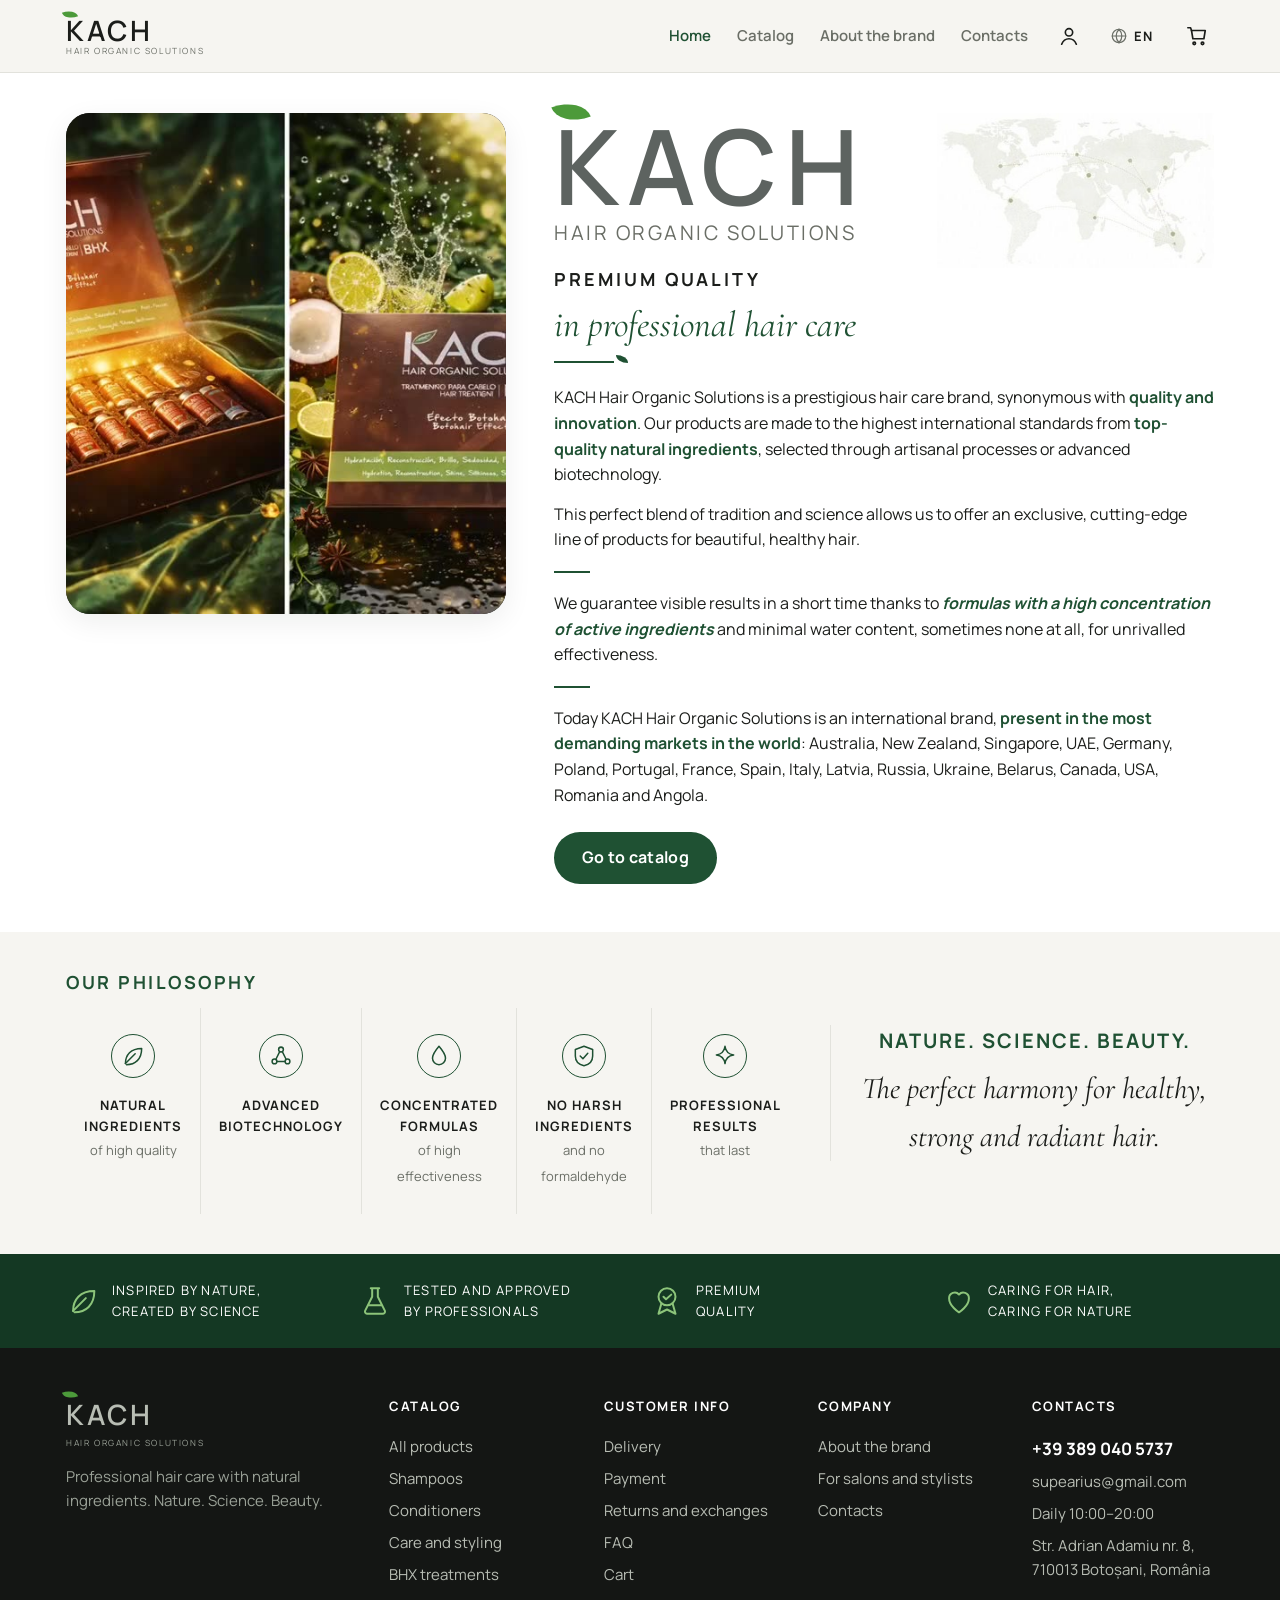
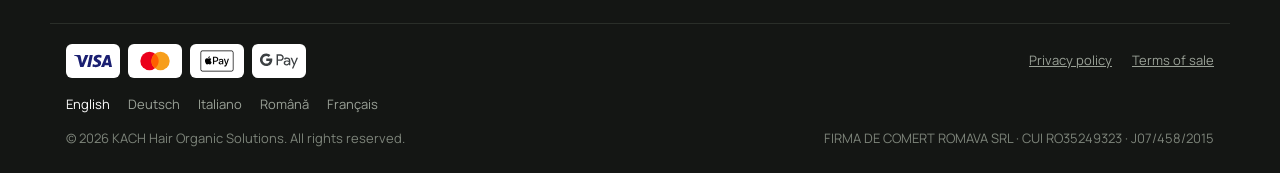
<file: index.html>
<!doctype html>
<html lang="en">
<head>
  <meta charset="utf-8">
  <meta name="viewport" content="width=device-width, initial-scale=1">
  <title data-i18n="meta.home.title">KACH Hair Organic Solutions — professional hair care</title>
  <meta name="description" data-i18n-content="meta.home.desc" content="KACH Hair Organic Solutions: shampoos, conditioners, serums and BHX treatments made with natural ingredients.">
  <link rel="canonical" href="https://kachhair.com/">
  <meta property="og:url" content="https://kachhair.com/">
  <meta property="og:site_name" content="KACH Hair">
  <meta property="og:type" content="website">
  <meta property="og:title" content="KACH Hair Organic Solutions — shop">
  <script type="application/ld+json">
  {
    "@context": "https://schema.org",
    "@graph": [
      {
        "@type": "WebSite",
        "@id": "https://kachhair.com/#website",
        "name": "KACH Hair",
        "alternateName": ["KACH", "Kach", "KACH Hair Organic Solutions", "kachhair.com"],
        "url": "https://kachhair.com/",
        "inLanguage": ["en", "de", "it", "ro", "fr"],
        "publisher": { "@id": "https://kachhair.com/#store" }
      },
      {
        "@type": "OnlineStore",
        "@id": "https://kachhair.com/#store",
        "name": "KACH Hair",
        "alternateName": "KACH Hair Organic Solutions",
        "legalName": "FIRMA DE COMERT ROMAVA SRL",
        "vatID": "RO35249323",
        "url": "https://kachhair.com/",
        "logo": "https://kachhair.com/images/icons/icon-512.png",
        "image": "https://kachhair.com/images/video/kach-promo-poster.jpg",
        "email": "supearius@gmail.com",
        "telephone": "+39 389 040 5737",
        "address": {
          "@type": "PostalAddress",
          "streetAddress": "Str. Adrian Adamiu nr. 8",
          "postalCode": "710013",
          "addressLocality": "Botosani",
          "addressCountry": "RO"
        },
        "areaServed": ["RO", "IT", "DE", "FR"],
        "brand": { "@type": "Brand", "name": "KACH Hair Organic Solutions" }
      }
    ]
  }
  </script>
  <link rel="alternate" hreflang="en" href="https://kachhair.com/">
  <link rel="alternate" hreflang="de" href="https://kachhair.com/?lang=de">
  <link rel="alternate" hreflang="it" href="https://kachhair.com/?lang=it">
  <link rel="alternate" hreflang="ro" href="https://kachhair.com/?lang=ro">
  <link rel="alternate" hreflang="fr" href="https://kachhair.com/?lang=fr">
  <link rel="alternate" hreflang="x-default" href="https://kachhair.com/">
  <link rel="icon" href="/favicon.ico" sizes="48x48">
  <link rel="icon" type="image/png" sizes="32x32" href="/images/icons/icon-32.png">
  <link rel="icon" type="image/png" sizes="192x192" href="/images/icons/icon-192.png">
  <link rel="apple-touch-icon" sizes="180x180" href="/apple-touch-icon.png">
  <link rel="manifest" href="/site.webmanifest">
  <link rel="preconnect" href="https://fonts.googleapis.com">
  <link rel="stylesheet" href="https://fonts.googleapis.com/css2?family=Cormorant+Garamond:ital,wght@0,500;0,600;1,500&family=Manrope:wght@400;600;700&display=swap">
  <link rel="stylesheet" href="css/style.css?v=86903">
  <script src="js/i18n.js?v=86903"></script>
</head>
<body data-page="home">
  <header id="site-header"></header>
  <main>
    <section class="brand-hero">
      <div class="container brand-grid">
        <div class="brand-art brand-video"><video id="promo" src="images/video/kach-promo.mp4?v=86903" poster="images/video/kach-promo-poster.jpg?v=86903" width="848" height="560" muted loop playsinline autoplay preload="auto" aria-label="KACH Hair Organic Solutions products"></video></div>
        <div class="brand-text">
          <img class="world" src="images/world-map.jpg" alt="" aria-hidden="true">
          <div class="big-logo"><span class="logo-word">KACH</span><span class="logo-sub">Hair Organic Solutions</span></div>
          <p class="brand-kicker" data-i18n="home.kicker">Premium quality</p>
          <p class="brand-script" data-i18n="home.script">in professional hair care</p>
          <div class="leaf-rule" aria-hidden="true"></div>
          <p data-i18n="home.p1">KACH Hair Organic Solutions is a prestigious hair care brand, synonymous with <strong>quality and innovation</strong>. Our products are made to the highest international standards from <strong>top-quality natural ingredients</strong>, selected through artisanal processes or advanced biotechnology.</p>
          <p data-i18n="home.p2">This perfect blend of tradition and science allows us to offer an exclusive, cutting-edge line of products for beautiful, healthy hair.</p>
          <hr>
          <p data-i18n="home.p3">We guarantee visible results in a short time thanks to <strong><em>formulas with a high concentration of active ingredients</em></strong> and minimal water content, sometimes none at all, for unrivalled effectiveness.</p>
          <hr>
          <p data-i18n="home.p4">Today KACH Hair Organic Solutions is an international brand, <strong>present in the most demanding markets in the world</strong>: Australia, New Zealand, Singapore, UAE, Germany, Poland, Portugal, France, Spain, Italy, Latvia, Russia, Ukraine, Belarus, Canada, USA, Romania and Angola.</p>
          <a href="catalog.html" class="btn" data-i18n="Go to catalog">Go to catalog</a>
        </div>
      </div>
    </section>

    <section class="philosophy">
      <div class="container phil-grid">
        <div>
          <h2 class="phil-title" data-i18n="home.philTitle">Our philosophy</h2>
          <div class="pillars">
            <div class="pillar"><svg viewBox="0 0 24 24" fill="none" stroke="currentColor" stroke-width="1.4" stroke-linecap="round" stroke-linejoin="round" aria-hidden="true"><path d="M5 19c0-8 5-14 15-14 0 10-6 15-14 15"/><path d="M5 19 14 10"/></svg><strong data-i18n="home.pil1">Natural ingredients</strong><span data-i18n="home.pil1s">of high quality</span></div>
            <div class="pillar"><svg viewBox="0 0 24 24" fill="none" stroke="currentColor" stroke-width="1.4" stroke-linecap="round" stroke-linejoin="round" aria-hidden="true"><circle cx="6" cy="17" r="2.2"/><circle cx="18" cy="17" r="2.2"/><circle cx="12" cy="6" r="2.2"/><path d="M7.2 15.2 10.8 8M16.8 15.2 13.2 8M8.2 17h7.6"/></svg><strong data-i18n="home.pil2">Advanced biotechnology</strong></div>
            <div class="pillar"><svg viewBox="0 0 24 24" fill="none" stroke="currentColor" stroke-width="1.4" stroke-linecap="round" stroke-linejoin="round" aria-hidden="true"><path d="M12 3s6 7 6 11a6 6 0 0 1-12 0c0-4 6-11 6-11z"/></svg><strong data-i18n="home.pil3">Concentrated formulas</strong><span data-i18n="home.pil3s">of high effectiveness</span></div>
            <div class="pillar"><svg viewBox="0 0 24 24" fill="none" stroke="currentColor" stroke-width="1.4" stroke-linecap="round" stroke-linejoin="round" aria-hidden="true"><path d="M12 3 4 6v6c0 5 3.5 8 8 9 4.5-1 8-4 8-9V6z"/><path d="m8.5 12 2.5 2.5 4.5-5"/></svg><strong data-i18n="home.pil4">No harsh ingredients</strong><span data-i18n="home.pil4s">and no formaldehyde</span></div>
            <div class="pillar"><svg viewBox="0 0 24 24" fill="none" stroke="currentColor" stroke-width="1.4" stroke-linecap="round" stroke-linejoin="round" aria-hidden="true"><path d="M12 3c.6 4.6 3.4 7.4 8 8-4.6.6-7.4 3.4-8 8-.6-4.6-3.4-7.4-8-8 4.6-.6 7.4-3.4 8-8z"/></svg><strong data-i18n="home.pil5">Professional results</strong><span data-i18n="home.pil5s">that last</span></div>
          </div>
        </div>
        <div class="motto-box">
          <p class="motto-head" data-i18n="home.mottoHead">Nature. Science. Beauty.</p>
          <p class="motto" data-i18n="home.motto">The perfect harmony for healthy, strong and radiant hair.</p>
        </div>
      </div>
    </section>

    <section class="band">
      <div class="container">
        <div><svg viewBox="0 0 24 24" fill="none" stroke="currentColor" stroke-width="1.4" stroke-linecap="round" stroke-linejoin="round" aria-hidden="true"><path d="M5 19c0-8 5-14 15-14 0 10-6 15-14 15"/><path d="M5 19 14 10"/></svg><span data-i18n="home.band1">Inspired by nature,<br>created by science</span></div>
        <div><svg viewBox="0 0 24 24" fill="none" stroke="currentColor" stroke-width="1.4" stroke-linecap="round" stroke-linejoin="round" aria-hidden="true"><path d="M9 3h6M10 3v6L5 19a1.5 1.5 0 0 0 1.3 2h11.4a1.5 1.5 0 0 0 1.3-2L14 9V3"/><path d="M7.5 15h9"/></svg><span data-i18n="home.band2">Tested and approved<br>by professionals</span></div>
        <div><svg viewBox="0 0 24 24" fill="none" stroke="currentColor" stroke-width="1.4" stroke-linecap="round" stroke-linejoin="round" aria-hidden="true"><circle cx="12" cy="9" r="6"/><path d="m9.5 9 1.8 1.8L15 7.5M8 14l-2 7 6-3 6 3-2-7"/></svg><span data-i18n="home.band3">Premium<br>quality</span></div>
        <div><svg viewBox="0 0 24 24" fill="none" stroke="currentColor" stroke-width="1.4" stroke-linecap="round" stroke-linejoin="round" aria-hidden="true"><path d="M12 20s-7-4.4-7-10a4 4 0 0 1 7-2.6A4 4 0 0 1 19 10c0 5.6-7 10-7 10z"/></svg><span data-i18n="home.band4">Caring for hair,<br>caring for nature</span></div>
      </div>
    </section>
  </main>
  <footer id="site-footer"></footer>
  <script src="js/products.js?v=86903"></script>
  <script src="js/countries.js?v=86903"></script>
  <script src="js/shipping.js?v=86903"></script>
  <script src="js/vendor/supabase.js?v=86903"></script>
  <script src="js/supabase-config.js?v=86903"></script>
  <script src="js/auth.js?v=86903"></script>
  <script src="js/app.js?v=86903"></script>
  <script>
    (function () {
      var v = document.getElementById('promo');
      if (!v) return;
      if (window.matchMedia && matchMedia('(prefers-reduced-motion: reduce)').matches) { v.removeAttribute('autoplay'); v.pause(); v.controls = true; return; }
      if (!('IntersectionObserver' in window)) return;
      new IntersectionObserver(function (e) {
        if (e[0].isIntersecting) { var p = v.play(); if (p && p.catch) p.catch(function () {}); } else v.pause();
      }, { threshold: 0.25 }).observe(v);
    })();
  </script>
</body>
</html>
</file>
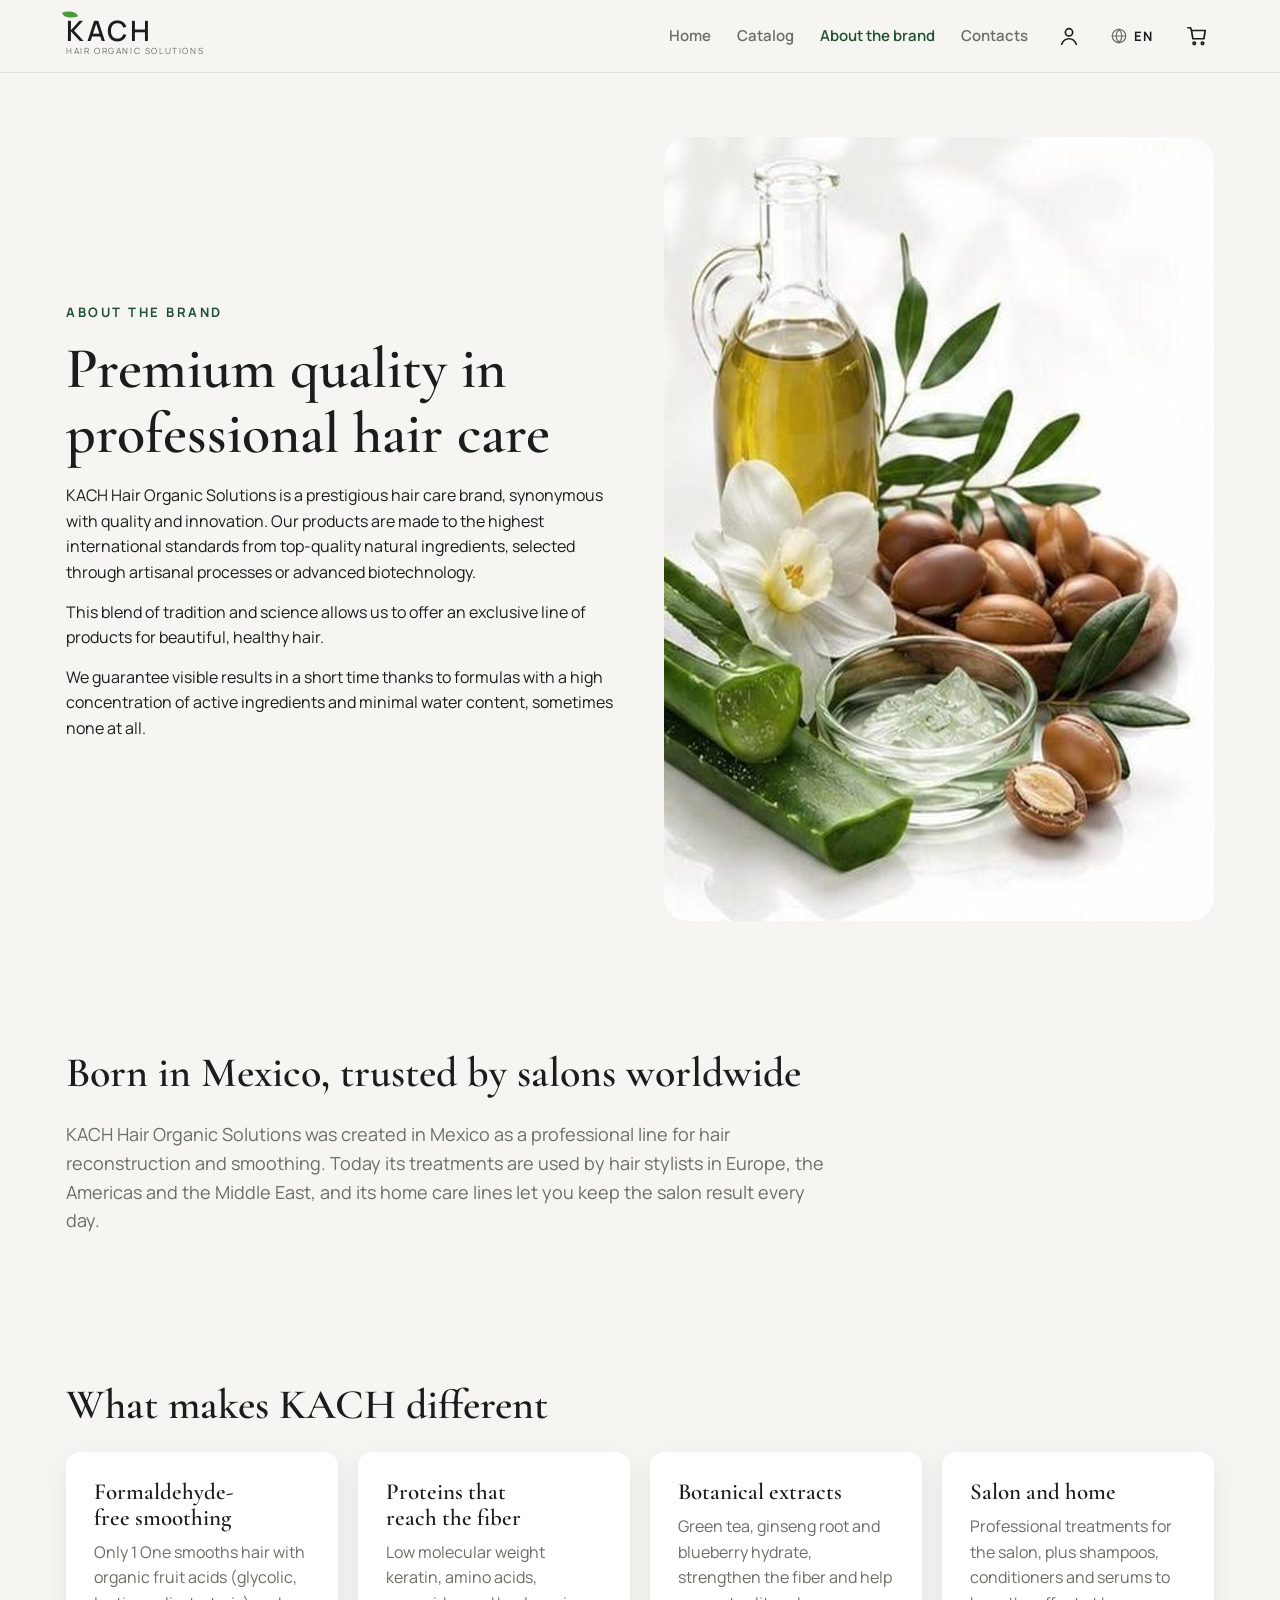
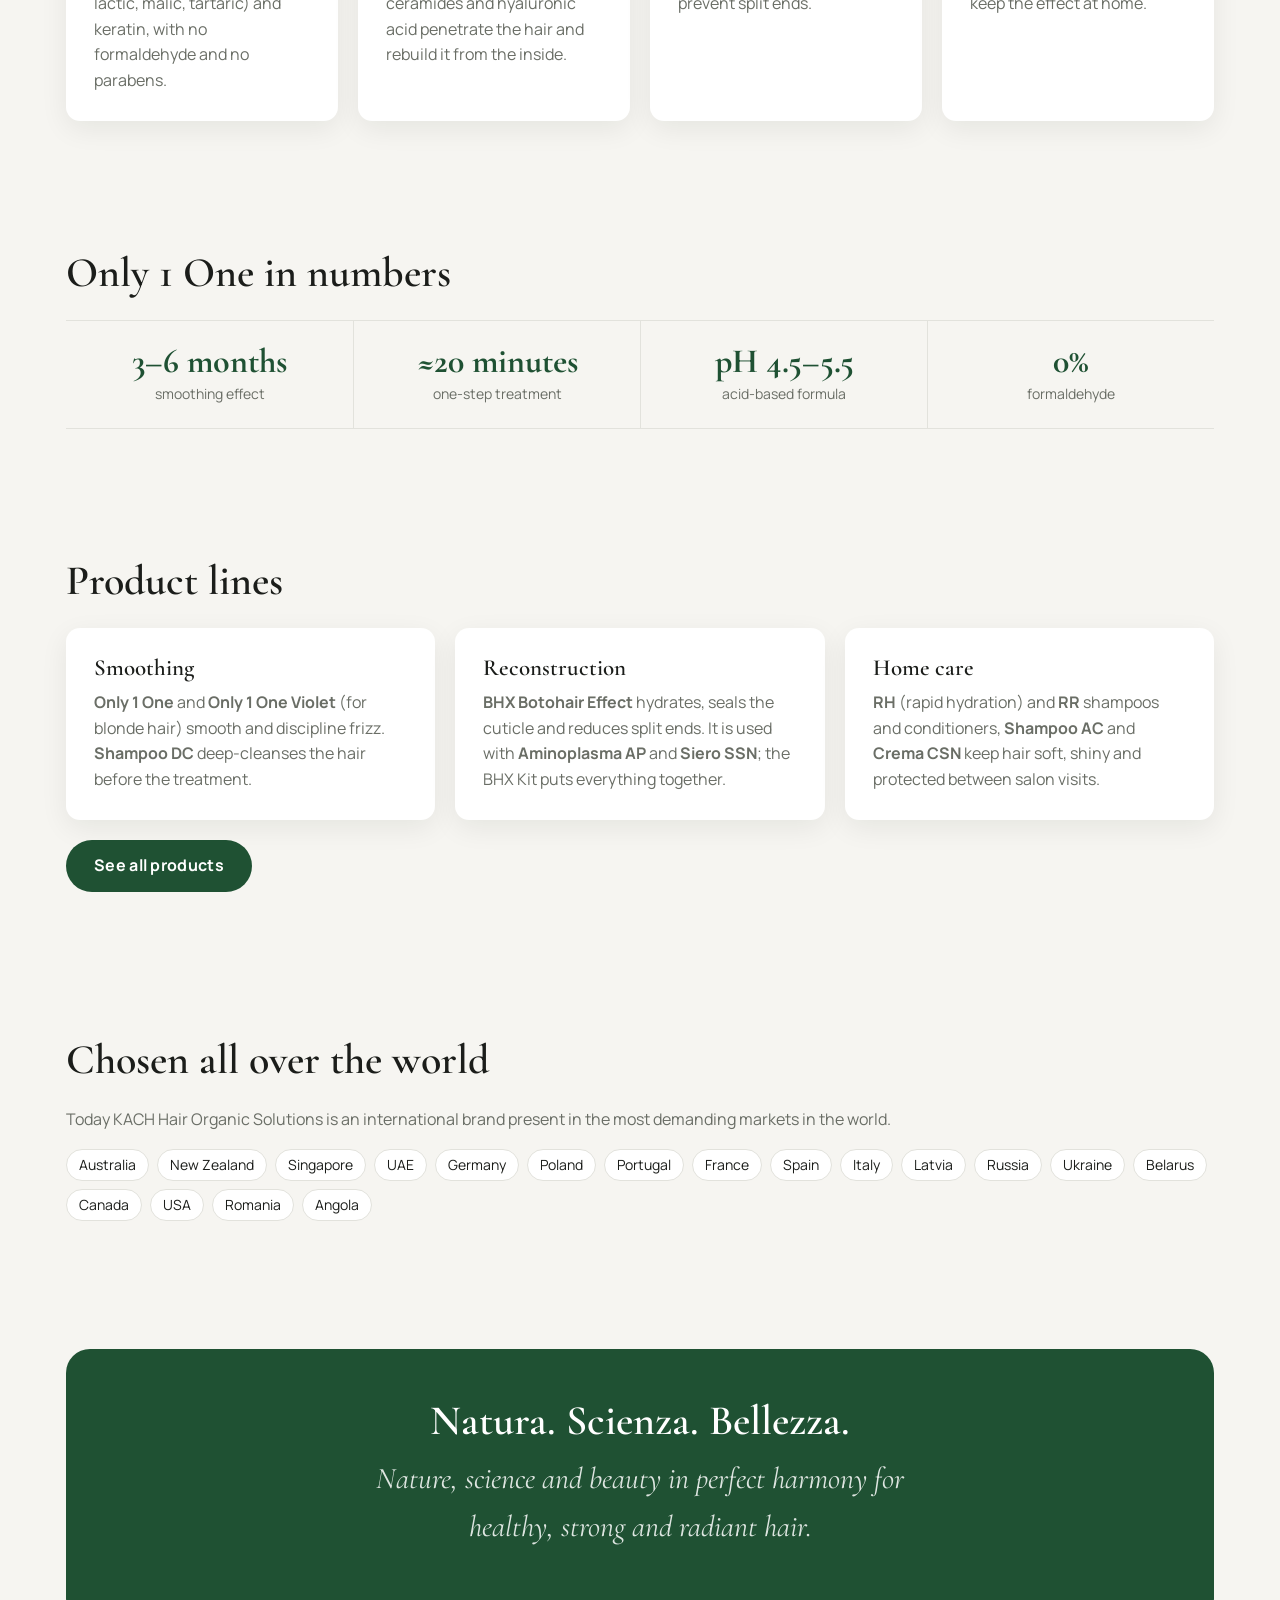
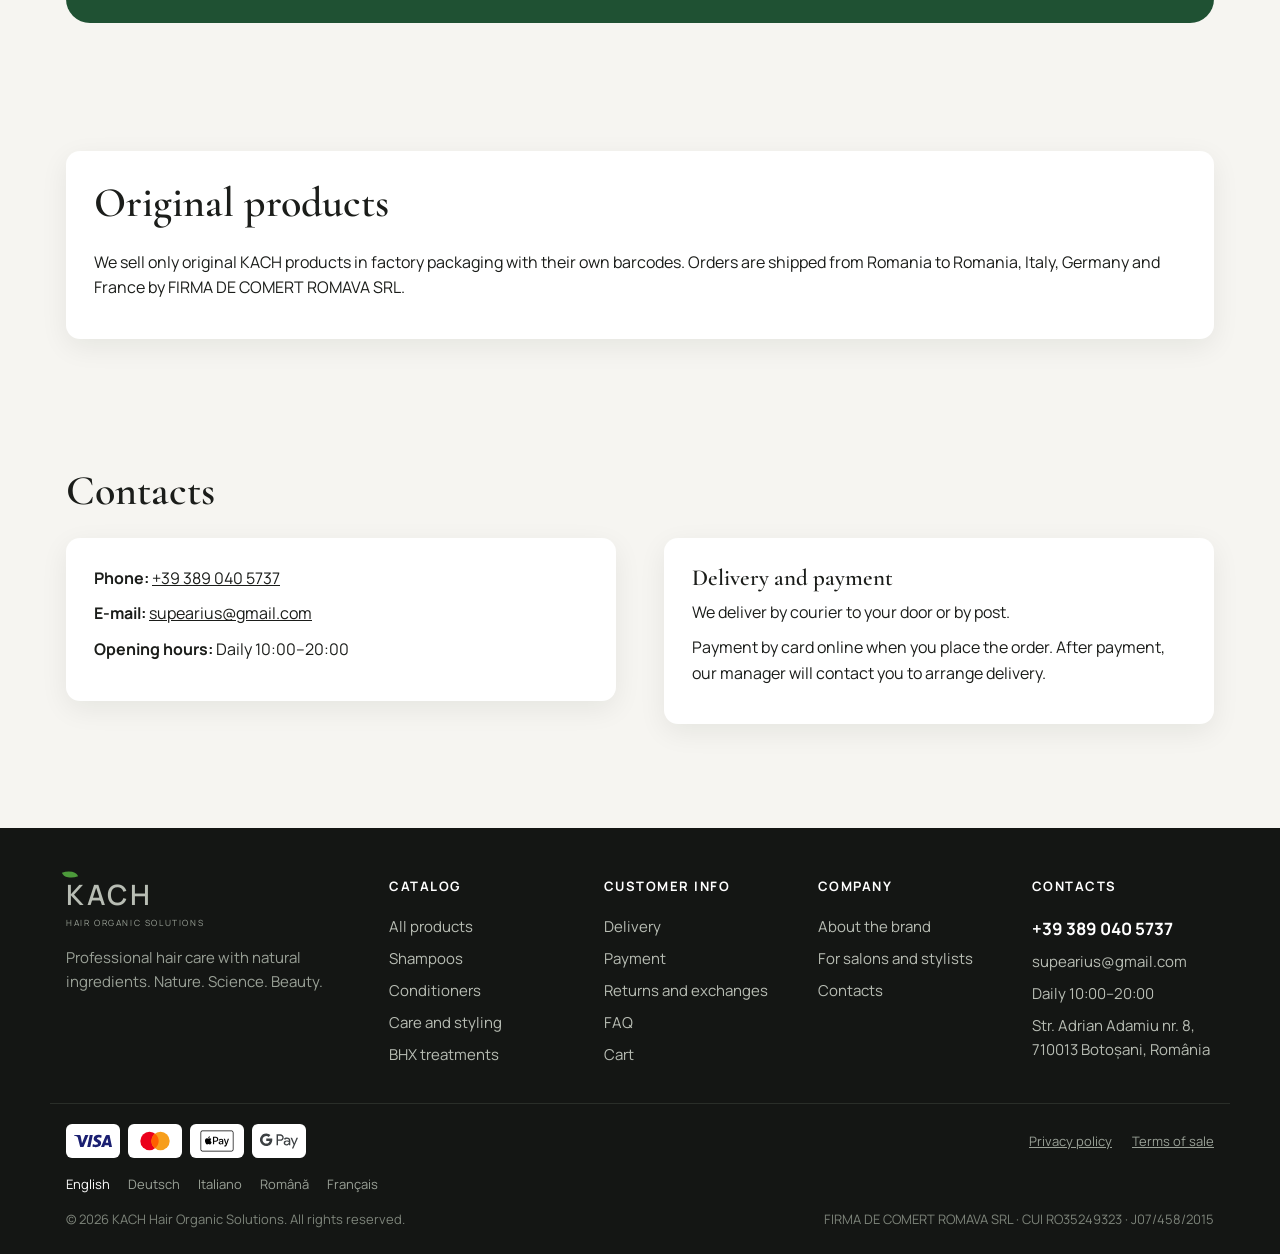
<file: about.html>
<!doctype html>
<html lang="en">
<head>
  <meta charset="utf-8">
  <meta name="viewport" content="width=device-width, initial-scale=1">
  <title data-i18n="meta.about.title">About the brand — KACH</title>
  <meta name="description" data-i18n-content="meta.about.desc" content="About the KACH Hair Organic Solutions brand and contacts.">
  <link rel="canonical" href="https://kachhair.com/about.html">
  <meta property="og:url" content="https://kachhair.com/about.html">
  <link rel="alternate" hreflang="en" href="https://kachhair.com/about.html">
  <link rel="alternate" hreflang="de" href="https://kachhair.com/about.html?lang=de">
  <link rel="alternate" hreflang="it" href="https://kachhair.com/about.html?lang=it">
  <link rel="alternate" hreflang="ro" href="https://kachhair.com/about.html?lang=ro">
  <link rel="alternate" hreflang="fr" href="https://kachhair.com/about.html?lang=fr">
  <link rel="alternate" hreflang="x-default" href="https://kachhair.com/about.html">
  <link rel="icon" href="/favicon.ico" sizes="48x48">
  <link rel="icon" type="image/png" sizes="32x32" href="/images/icons/icon-32.png">
  <link rel="icon" type="image/png" sizes="192x192" href="/images/icons/icon-192.png">
  <link rel="apple-touch-icon" sizes="180x180" href="/apple-touch-icon.png">
  <link rel="manifest" href="/site.webmanifest">
  <link rel="preconnect" href="https://fonts.googleapis.com">
  <link rel="stylesheet" href="https://fonts.googleapis.com/css2?family=Cormorant+Garamond:ital,wght@0,500;0,600;1,500&family=Manrope:wght@400;600;700&display=swap">
  <link rel="stylesheet" href="css/style.css?v=86903">
  <script src="js/i18n.js?v=86903"></script>
</head>
<body data-page="about">
  <header id="site-header"></header>
  <main>
    <section class="section">
      <div class="container about-grid">
        <div>
          <p class="eyebrow" data-i18n="About the brand">About the brand</p>
          <h1 data-i18n="about.h1">Premium quality in professional hair care</h1>
          <p data-i18n="about.p1">KACH Hair Organic Solutions is a prestigious hair care brand, synonymous with quality and innovation. Our products are made to the highest international standards from top-quality natural ingredients, selected through artisanal processes or advanced biotechnology.</p>
          <p data-i18n="about.p2">This blend of tradition and science allows us to offer an exclusive line of products for beautiful, healthy hair.</p>
          <p data-i18n="about.p3">We guarantee visible results in a short time thanks to formulas with a high concentration of active ingredients and minimal water content, sometimes none at all.</p>
        </div>
        <img src="images/hero-ingredients.jpg" data-i18n-alt="about.imgAlt" alt="Natural KACH ingredients" width="688" height="784" style="border-radius:24px">
      </div>
    </section>

    <section class="section">
      <div class="container">
        <h2 data-i18n="about.h2origin">Born in Mexico, trusted by salons worldwide</h2>
        <p class="about-lead" data-i18n="about.origin">KACH Hair Organic Solutions was created in Mexico as a professional line for hair reconstruction and smoothing. Today its treatments are used by hair stylists in Europe, the Americas and the Middle East, and its home care lines let you keep the salon result every day.</p>
      </div>
    </section>

    <section class="section">
      <div class="container">
        <h2 data-i18n="about.h2why">What makes KACH different</h2>
        <div class="why-grid">
          <div class="panel"><h3 data-i18n="about.why1">Formaldehyde-free smoothing</h3><p data-i18n="about.why1s">Only 1 One smooths hair with organic fruit acids (glycolic, lactic, malic, tartaric) and keratin, with no formaldehyde and no parabens.</p></div>
          <div class="panel"><h3 data-i18n="about.why2">Proteins that reach the fiber</h3><p data-i18n="about.why2s">Low molecular weight keratin, amino acids, ceramides and hyaluronic acid penetrate the hair and rebuild it from the inside.</p></div>
          <div class="panel"><h3 data-i18n="about.why3">Botanical extracts</h3><p data-i18n="about.why3s">Green tea, ginseng root and blueberry hydrate, strengthen the fiber and help prevent split ends.</p></div>
          <div class="panel"><h3 data-i18n="about.why4">Salon and home</h3><p data-i18n="about.why4s">Professional treatments for the salon, plus shampoos, conditioners and serums to keep the effect at home.</p></div>
        </div>
      </div>
    </section>

    <section class="section">
      <div class="container">
        <h2 data-i18n="about.h2nums">Only 1 One in numbers</h2>
        <div class="num-grid">
          <div class="num"><strong data-i18n="about.num1">3–6 months</strong><span data-i18n="about.num1s">smoothing effect</span></div>
          <div class="num"><strong data-i18n="about.num2">≈20 minutes</strong><span data-i18n="about.num2s">one-step treatment</span></div>
          <div class="num"><strong data-i18n="about.num3">pH 4.5–5.5</strong><span data-i18n="about.num3s">acid-based formula</span></div>
          <div class="num"><strong data-i18n="about.num4">0%</strong><span data-i18n="about.num4s">formaldehyde</span></div>
        </div>
      </div>
    </section>

    <section class="section">
      <div class="container">
        <h2 data-i18n="about.h2lines">Product lines</h2>
        <div class="lines-grid">
          <div class="panel"><h3 data-i18n="about.line1">Smoothing</h3><p data-i18n="about.line1s"><strong>Only 1 One</strong> and <strong>Only 1 One Violet</strong> (for blonde hair) smooth and discipline frizz. <strong>Shampoo DC</strong> deep-cleanses the hair before the treatment.</p></div>
          <div class="panel"><h3 data-i18n="about.line2">Reconstruction</h3><p data-i18n="about.line2s"><strong>BHX Botohair Effect</strong> hydrates, seals the cuticle and reduces split ends. It is used with <strong>Aminoplasma AP</strong> and <strong>Siero SSN</strong>; the BHX Kit puts everything together.</p></div>
          <div class="panel"><h3 data-i18n="about.line3">Home care</h3><p data-i18n="about.line3s"><strong>RH</strong> (rapid hydration) and <strong>RR</strong> shampoos and conditioners, <strong>Shampoo AC</strong> and <strong>Crema CSN</strong> keep hair soft, shiny and protected between salon visits.</p></div>
        </div>
        <p style="margin-top:20px"><a class="btn" href="catalog.html" data-i18n="about.linesCta">See all products</a></p>
      </div>
    </section>

    <section class="section">
      <div class="container">
        <h2 data-i18n="about.h2world">Chosen all over the world</h2>
        <p class="muted" data-i18n="about.world">Today KACH Hair Organic Solutions is an international brand present in the most demanding markets in the world.</p>
        <div class="countries" data-i18n="about.countries"><span>Australia</span><span>New Zealand</span><span>Singapore</span><span>UAE</span><span>Germany</span><span>Poland</span><span>Portugal</span><span>France</span><span>Spain</span><span>Italy</span><span>Latvia</span><span>Russia</span><span>Ukraine</span><span>Belarus</span><span>Canada</span><span>USA</span><span>Romania</span><span>Angola</span></div>
      </div>
    </section>

    <section class="section">
      <div class="container">
        <div class="banner">
          <h2>Natura. Scienza. Bellezza.</h2>
          <p class="motto" data-i18n="about.motto">Nature, science and beauty in perfect harmony for healthy, strong and radiant hair.</p>
        </div>
      </div>
    </section>

    <section class="section">
      <div class="container">
        <div class="panel orig-panel"><h2 data-i18n="about.h2orig">Original products</h2><p data-i18n="about.orig">We sell only original KACH products in factory packaging with their own barcodes. Orders are shipped from Romania to Romania, Italy, Germany and France by FIRMA DE COMERT ROMAVA SRL.</p></div>
      </div>
    </section>

    <section class="section" id="contacts">
      <div class="container">
        <h2 data-i18n="Contacts">Contacts</h2>
        <div class="about-grid" style="align-items:start">
          <div class="panel">
            <p><strong data-i18n="Phone:">Phone:</strong> <span data-contact="phone"></span></p>
            <p><strong>E-mail:</strong> <span data-contact="email"></span></p>
            <p><strong data-i18n="Opening hours:">Opening hours:</strong> <span data-contact="hours"></span></p>
          </div>
          <div class="panel">
            <h3 data-i18n="Delivery and payment">Delivery and payment</h3>
            <p data-i18n="about.delivery">We deliver by courier to your door or by post.</p>
            <p data-i18n="about.payment">Payment by card online when you place the order. After payment, our manager will contact you to arrange delivery.</p>
          </div>
        </div>
      </div>
    </section>
  </main>
  <footer id="site-footer"></footer>
  <script src="js/products.js?v=86903"></script>
  <script src="js/countries.js?v=86903"></script>
  <script src="js/shipping.js?v=86903"></script>
  <script src="js/vendor/supabase.js?v=86903"></script>
  <script src="js/supabase-config.js?v=86903"></script>
  <script src="js/auth.js?v=86903"></script>
  <script src="js/app.js?v=86903"></script>
</body>
</html>
</file>
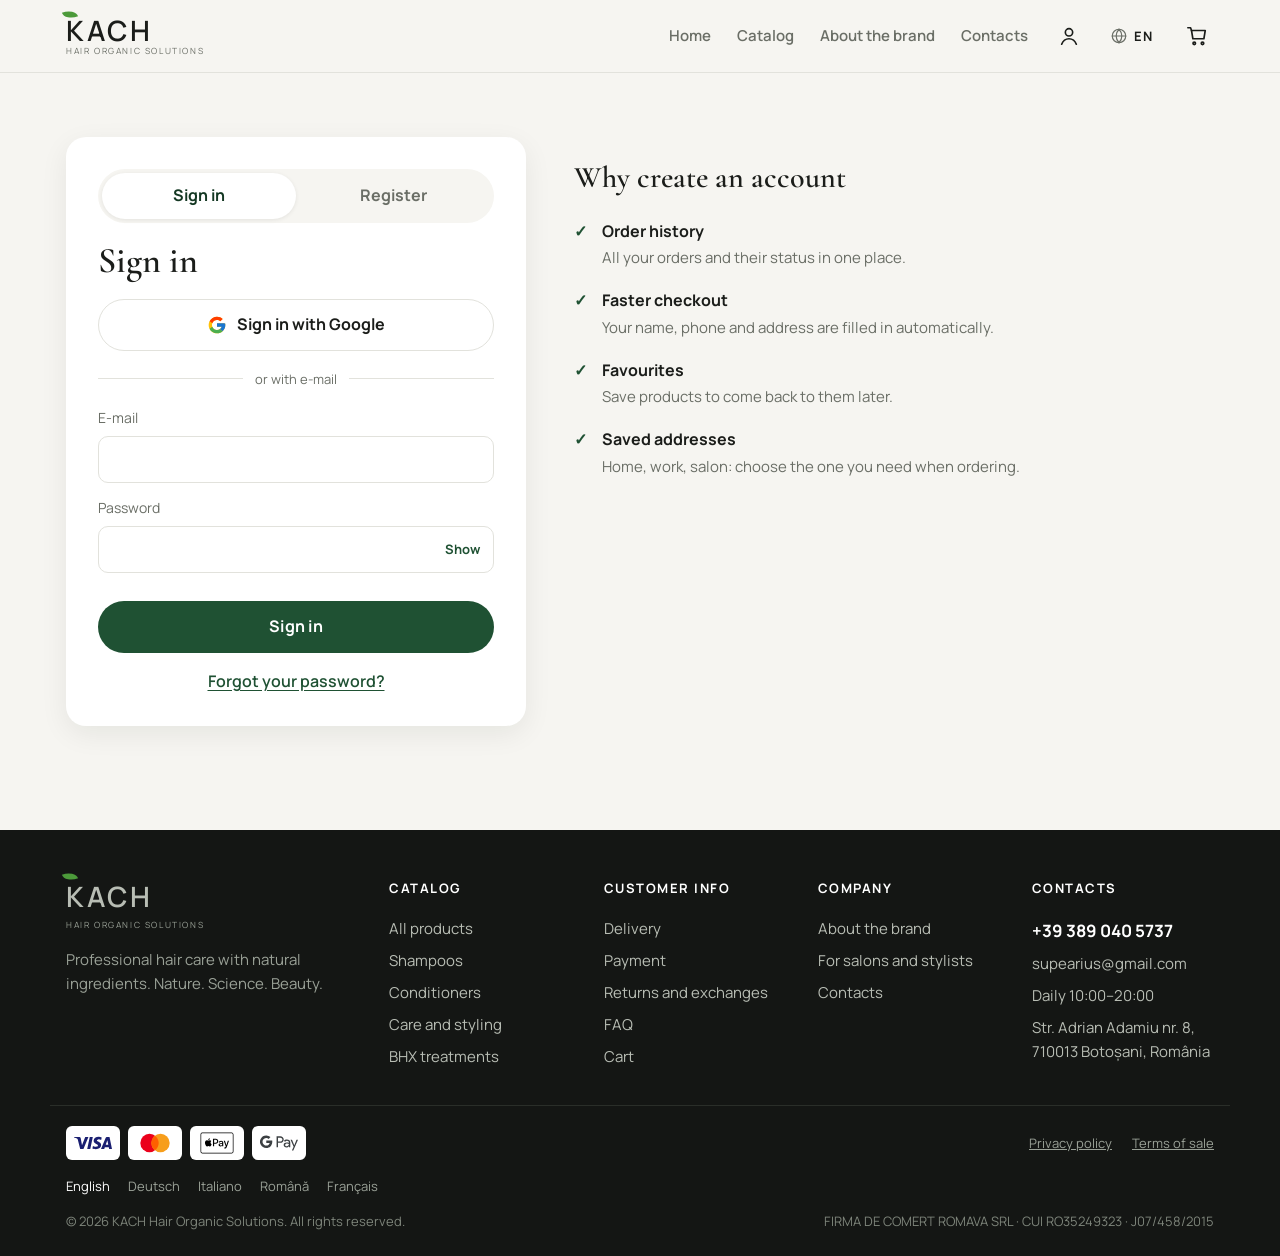
<file: account.html>
<!doctype html>
<html lang="en">
<head>
  <meta charset="utf-8">
  <meta name="viewport" content="width=device-width, initial-scale=1">
  <title data-i18n="meta.account.title">My account — KACH</title>
  <meta name="description" data-i18n-content="meta.account.desc" content="KACH customer account: orders, favourites, addresses.">
  <link rel="icon" href="/favicon.ico" sizes="48x48">
  <link rel="icon" type="image/png" sizes="32x32" href="/images/icons/icon-32.png">
  <link rel="icon" type="image/png" sizes="192x192" href="/images/icons/icon-192.png">
  <link rel="apple-touch-icon" sizes="180x180" href="/apple-touch-icon.png">
  <link rel="manifest" href="/site.webmanifest">
  <link rel="preconnect" href="https://fonts.googleapis.com">
  <link rel="stylesheet" href="https://fonts.googleapis.com/css2?family=Cormorant+Garamond:ital,wght@0,500;0,600;1,500&family=Manrope:wght@400;600;700&display=swap">
  <link rel="stylesheet" href="css/style.css?v=86903">
  <script src="js/i18n.js?v=86903"></script>
</head>
<body data-page="account">
  <header id="site-header"></header>
  <main>
    <section class="section">
      <div class="container" id="account"><p class="muted center" data-i18n="Loading…">Loading…</p></div>
    </section>
  </main>
  <footer id="site-footer"></footer>
  <script src="js/products.js?v=86903"></script>
  <script src="js/countries.js?v=86903"></script>
  <script src="js/shipping.js?v=86903"></script>
  <script src="js/vendor/supabase.js?v=86903"></script>
  <script src="js/supabase-config.js?v=86903"></script>
  <script src="js/auth.js?v=86903"></script>
  <script src="js/app.js?v=86903"></script>
  <script src="js/account.js?v=86903"></script>
</body>
</html>
</file>
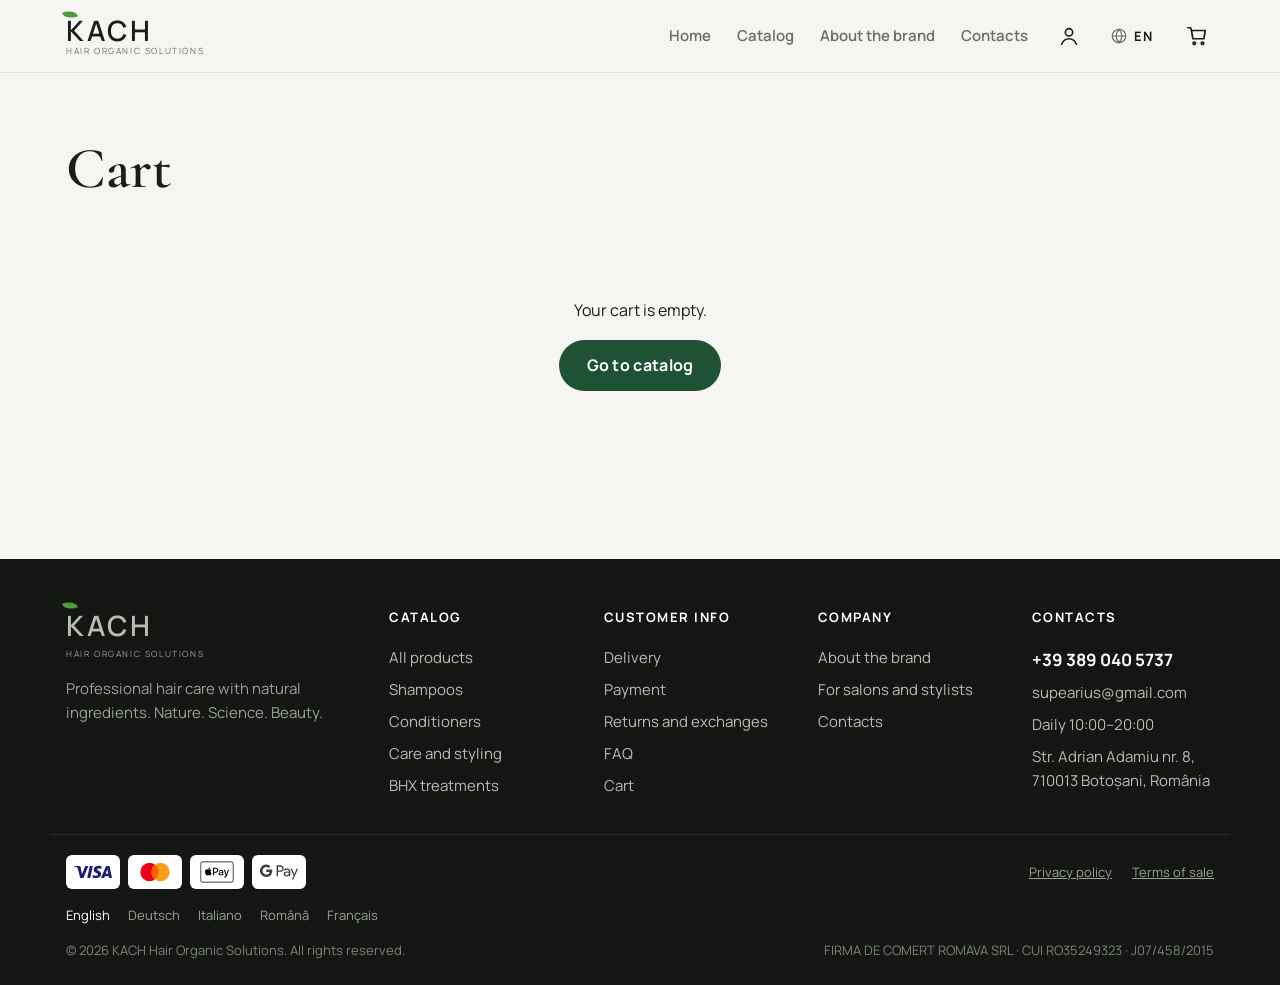
<file: cart.html>
<!doctype html>
<html lang="en">
<head>
  <meta charset="utf-8">
  <meta name="viewport" content="width=device-width, initial-scale=1">
  <title data-i18n="meta.cart.title">Cart — KACH</title>
  <meta name="description" data-i18n-content="meta.cart.desc" content="KACH shop cart.">
  <link rel="icon" href="/favicon.ico" sizes="48x48">
  <link rel="icon" type="image/png" sizes="32x32" href="/images/icons/icon-32.png">
  <link rel="icon" type="image/png" sizes="192x192" href="/images/icons/icon-192.png">
  <link rel="apple-touch-icon" sizes="180x180" href="/apple-touch-icon.png">
  <link rel="manifest" href="/site.webmanifest">
  <link rel="preconnect" href="https://fonts.googleapis.com">
  <link rel="stylesheet" href="https://fonts.googleapis.com/css2?family=Cormorant+Garamond:ital,wght@0,500;0,600;1,500&family=Manrope:wght@400;600;700&display=swap">
  <link rel="stylesheet" href="css/style.css?v=86903">
  <script src="js/i18n.js?v=86903"></script>
</head>
<body data-page="cart">
  <header id="site-header"></header>
  <main>
    <section class="section">
      <div class="container">
        <h1 data-i18n="Cart">Cart</h1>
        <div id="cart"></div>
      </div>
    </section>
  </main>
  <footer id="site-footer"></footer>
  <script src="js/products.js?v=86903"></script>
  <script src="js/countries.js?v=86903"></script>
  <script src="js/shipping.js?v=86903"></script>
  <script src="js/vendor/supabase.js?v=86903"></script>
  <script src="js/supabase-config.js?v=86903"></script>
  <script src="js/auth.js?v=86903"></script>
  <script src="js/app.js?v=86903"></script>
</body>
</html>
</file>
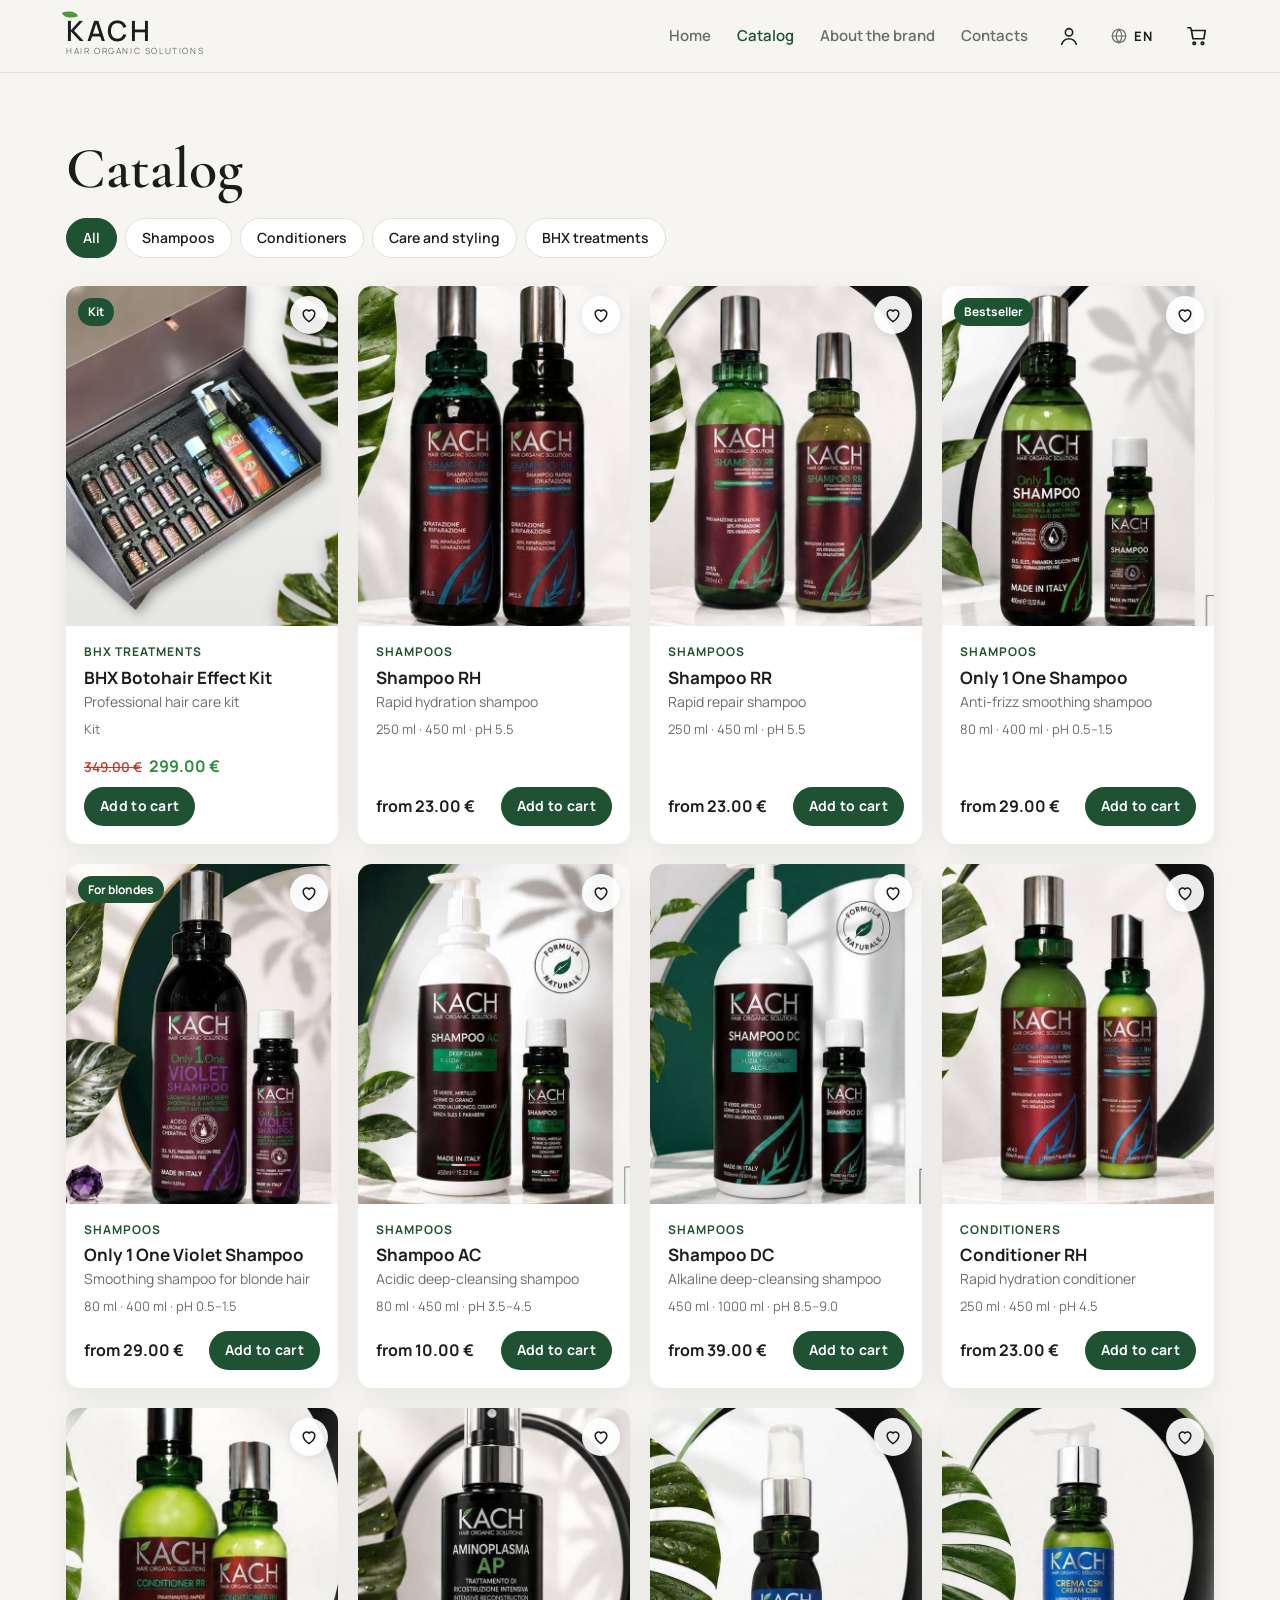
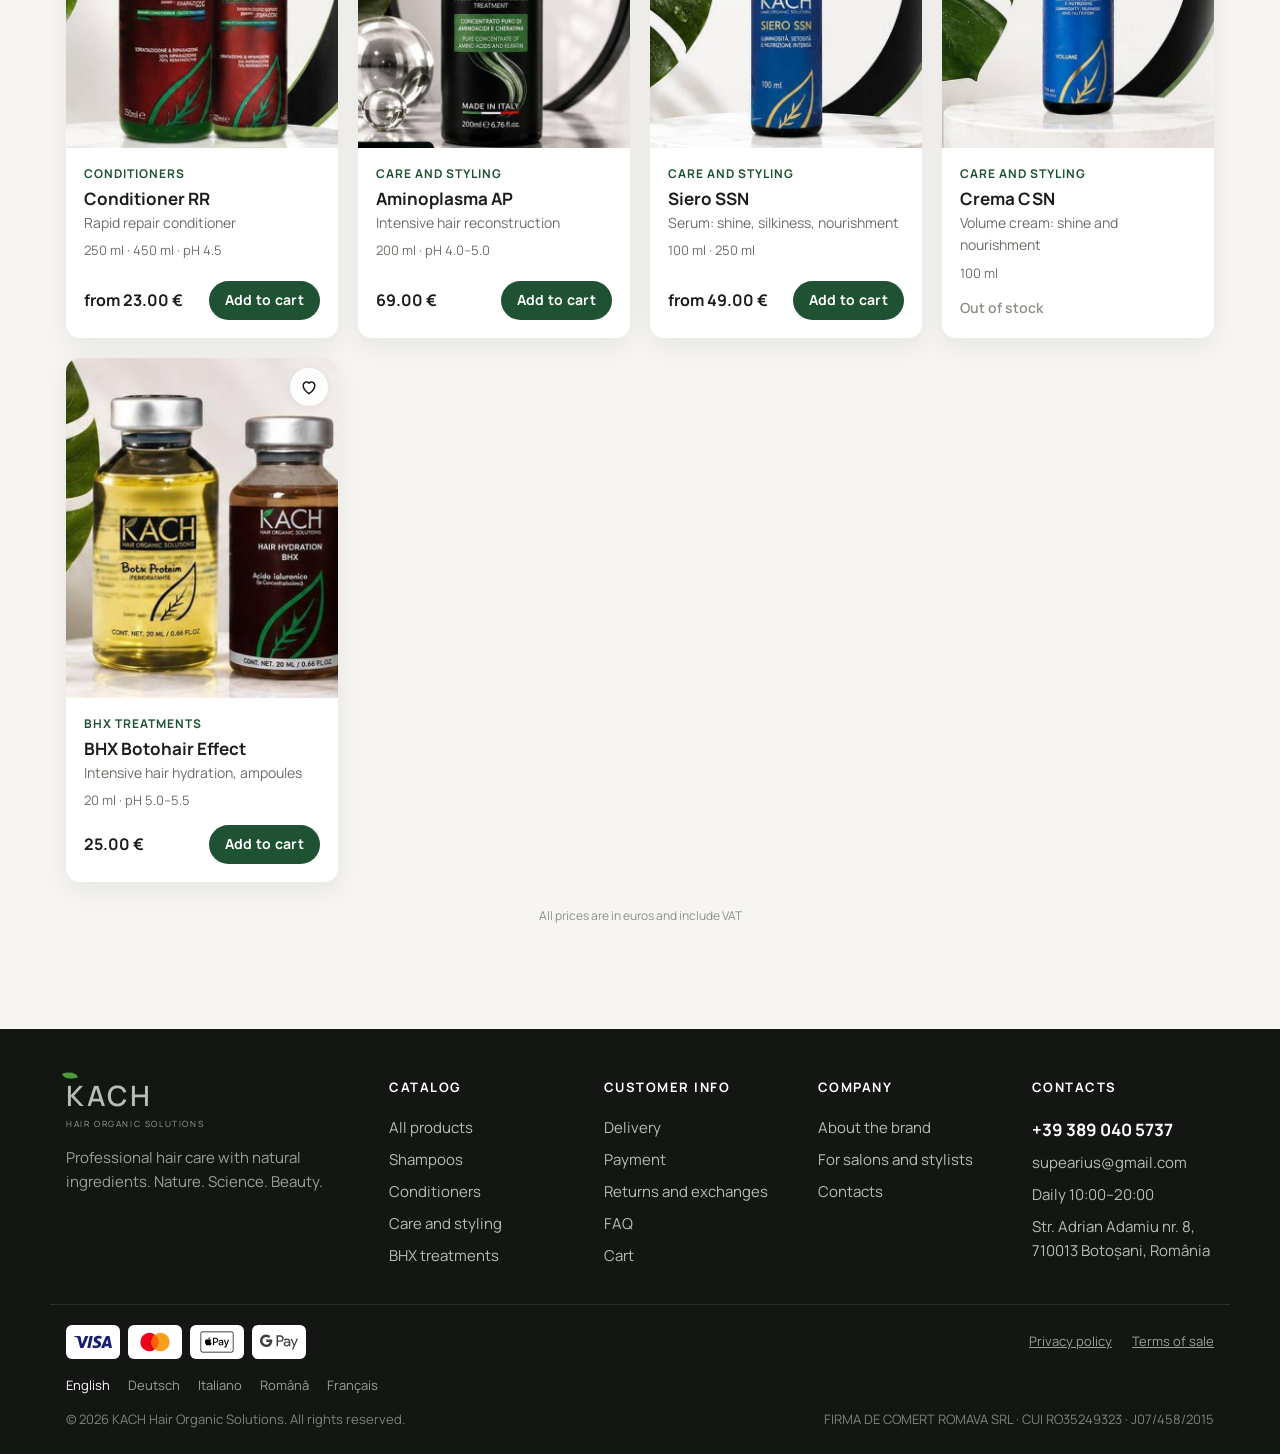
<file: catalog.html>
<!doctype html>
<html lang="en">
<head>
  <meta charset="utf-8">
  <meta name="viewport" content="width=device-width, initial-scale=1">
  <title data-i18n="meta.catalog.title">Catalog — KACH</title>
  <meta name="description" data-i18n-content="meta.catalog.desc" content="KACH Hair Organic Solutions catalog: shampoos, conditioners, care and BHX treatments.">
  <link rel="canonical" href="https://kachhair.com/catalog.html">
  <meta property="og:url" content="https://kachhair.com/catalog.html">
  <link rel="alternate" hreflang="en" href="https://kachhair.com/catalog.html">
  <link rel="alternate" hreflang="de" href="https://kachhair.com/catalog.html?lang=de">
  <link rel="alternate" hreflang="it" href="https://kachhair.com/catalog.html?lang=it">
  <link rel="alternate" hreflang="ro" href="https://kachhair.com/catalog.html?lang=ro">
  <link rel="alternate" hreflang="fr" href="https://kachhair.com/catalog.html?lang=fr">
  <link rel="alternate" hreflang="x-default" href="https://kachhair.com/catalog.html">
  <link rel="icon" href="/favicon.ico" sizes="48x48">
  <link rel="icon" type="image/png" sizes="32x32" href="/images/icons/icon-32.png">
  <link rel="icon" type="image/png" sizes="192x192" href="/images/icons/icon-192.png">
  <link rel="apple-touch-icon" sizes="180x180" href="/apple-touch-icon.png">
  <link rel="manifest" href="/site.webmanifest">
  <link rel="preconnect" href="https://fonts.googleapis.com">
  <link rel="stylesheet" href="https://fonts.googleapis.com/css2?family=Cormorant+Garamond:ital,wght@0,500;0,600;1,500&family=Manrope:wght@400;600;700&display=swap">
  <link rel="stylesheet" href="css/style.css?v=86903">
  <script src="js/i18n.js?v=86903"></script>
</head>
<body data-page="catalog">
  <header id="site-header"></header>
  <main>
    <section class="section">
      <div class="container">
        <h1 data-i18n="Catalog">Catalog</h1>
        <div class="chips" id="filters" data-i18n-aria="Categories" aria-label="Categories"></div>
        <div class="grid" id="catalog-grid"></div>
        <p class="vat-note vat-center" data-i18n="All prices are in euros and include VAT">All prices are in euros and include VAT</p>
      </div>
    </section>
  </main>
  <footer id="site-footer"></footer>
  <script src="js/products.js?v=86903"></script>
  <script src="js/countries.js?v=86903"></script>
  <script src="js/shipping.js?v=86903"></script>
  <script src="js/vendor/supabase.js?v=86903"></script>
  <script src="js/supabase-config.js?v=86903"></script>
  <script src="js/auth.js?v=86903"></script>
  <script src="js/app.js?v=86903"></script>
</body>
</html>
</file>
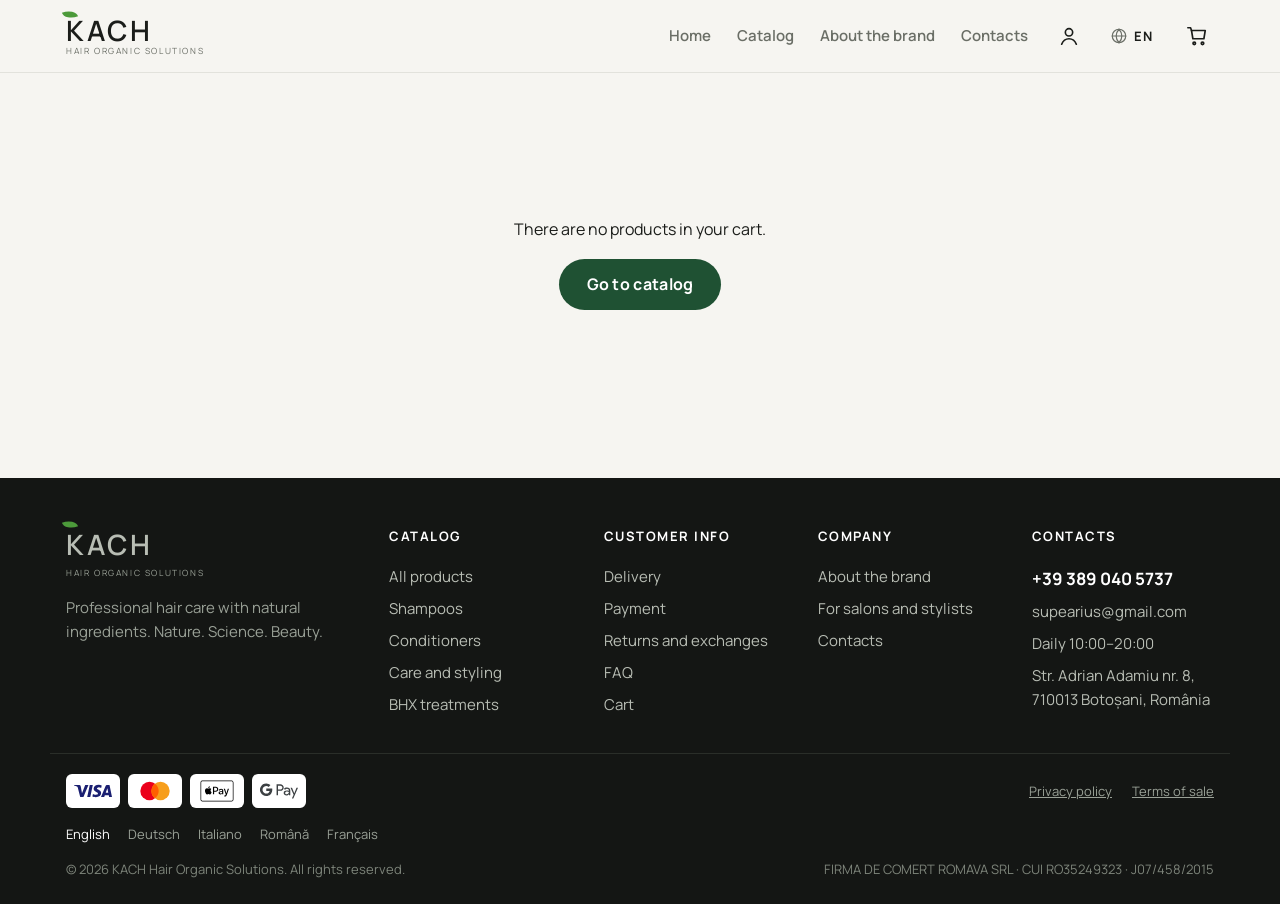
<file: checkout.html>
<!doctype html>
<html lang="en">
<head>
  <meta charset="utf-8">
  <meta name="viewport" content="width=device-width, initial-scale=1">
  <title data-i18n="meta.checkout.title">Checkout — KACH</title>
  <meta name="description" data-i18n-content="meta.checkout.desc" content="Place your order in the KACH shop.">
  <link rel="icon" href="/favicon.ico" sizes="48x48">
  <link rel="icon" type="image/png" sizes="32x32" href="/images/icons/icon-32.png">
  <link rel="icon" type="image/png" sizes="192x192" href="/images/icons/icon-192.png">
  <link rel="apple-touch-icon" sizes="180x180" href="/apple-touch-icon.png">
  <link rel="manifest" href="/site.webmanifest">
  <link rel="preconnect" href="https://fonts.googleapis.com">
  <link rel="stylesheet" href="https://fonts.googleapis.com/css2?family=Cormorant+Garamond:ital,wght@0,500;0,600;1,500&family=Manrope:wght@400;600;700&display=swap">
  <link rel="stylesheet" href="css/style.css?v=86903">
  <script src="js/i18n.js?v=86903"></script>
</head>
<body data-page="checkout">
  <header id="site-header"></header>
  <main>
    <section class="section">
      <div class="container" id="checkout">
        <h1 data-i18n="Checkout">Checkout</h1>
        <div class="checkout-layout">
          <form class="form" id="checkout-form" novalidate>
            <fieldset>
              <legend data-i18n="Contact details">Contact details</legend>
              <p class="login-hint" id="login-hint" hidden data-i18n="co.loginHint">Have an account? <a href="account.html">Sign in</a> so your details are filled in automatically and the order is saved in your history.</p>
              <div class="field"><label for="name" data-i18n="co.name">Full name *</label><input id="name" name="name" required autocomplete="name"></div>
              <div class="field-row">
                <div class="field"><label for="phone" data-i18n="co.phone">Phone *</label><input id="phone" name="phone" type="tel" required minlength="10" placeholder="+40 700 000 000" autocomplete="tel"></div>
                <div class="field"><label for="email">E-mail</label><input id="email" name="email" type="email" autocomplete="email"></div>
              </div>
            </fieldset>
            <fieldset>
              <legend data-i18n="Delivery">Delivery</legend>
              <label class="radio"><input type="radio" name="delivery" value="courier" checked><span><strong data-i18n="By courier">By courier</strong><br><span class="muted small" data-i18n="To your door">To your door</span></span></label>
              <label class="radio"><input type="radio" name="delivery" value="post"><span><strong data-i18n="By post">By post</strong><br><span class="muted small" data-i18n="To your post office">To your post office</span></span></label>
              <div class="field"><label for="country" data-i18n="co.country">Delivery country *</label><select id="country" name="country" required autocomplete="country"></select></div>
              <div id="addr-fields"></div>
            </fieldset>
            <fieldset>
              <legend data-i18n="Payment">Payment</legend>
              <p class="pay-test" id="pay-test" hidden data-i18n="co.payTest">Payments are in test mode: no money is charged.</p>
              <label class="radio" id="pay-card"><input type="radio" name="payment" value="card" checked><span><strong data-i18n="Card online">Card online</strong><br><span class="pay pay-inline" data-pay-badges></span><span class="muted small" data-i18n="Secure payment via Stripe">Secure payment via Stripe</span></span></label>
              <label class="radio" id="pay-paypal" hidden><input type="radio" name="payment" value="paypal"><span><strong>PayPal</strong><br><span class="muted small" data-i18n="co.paypal">With your PayPal account or by card</span></span></label>
              <p class="form-msg err" id="pay-unavailable" hidden></p>
            </fieldset>
            <div class="field"><label for="comment" data-i18n="Order comment">Order comment</label><textarea id="comment" name="comment" rows="3"></textarea></div>
            <label class="small muted"><input type="checkbox" required> <span data-i18n="co.consent">I agree to the processing of my <a href="info.html#privacy">personal data</a> *</span></label>
            <button class="btn btn-block" type="submit" data-i18n="Proceed to payment">Proceed to payment</button>
          </form>
          <aside class="summary" id="order-summary"></aside>
        </div>
      </div>
    </section>
  </main>
  <footer id="site-footer"></footer>
  <script src="js/products.js?v=86903"></script>
  <script src="js/countries.js?v=86903"></script>
  <script src="js/shipping.js?v=86903"></script>
  <script src="js/vendor/supabase.js?v=86903"></script>
  <script src="js/supabase-config.js?v=86903"></script>
  <script src="js/auth.js?v=86903"></script>
  <script src="js/app.js?v=86903"></script>
</body>
</html>
</file>
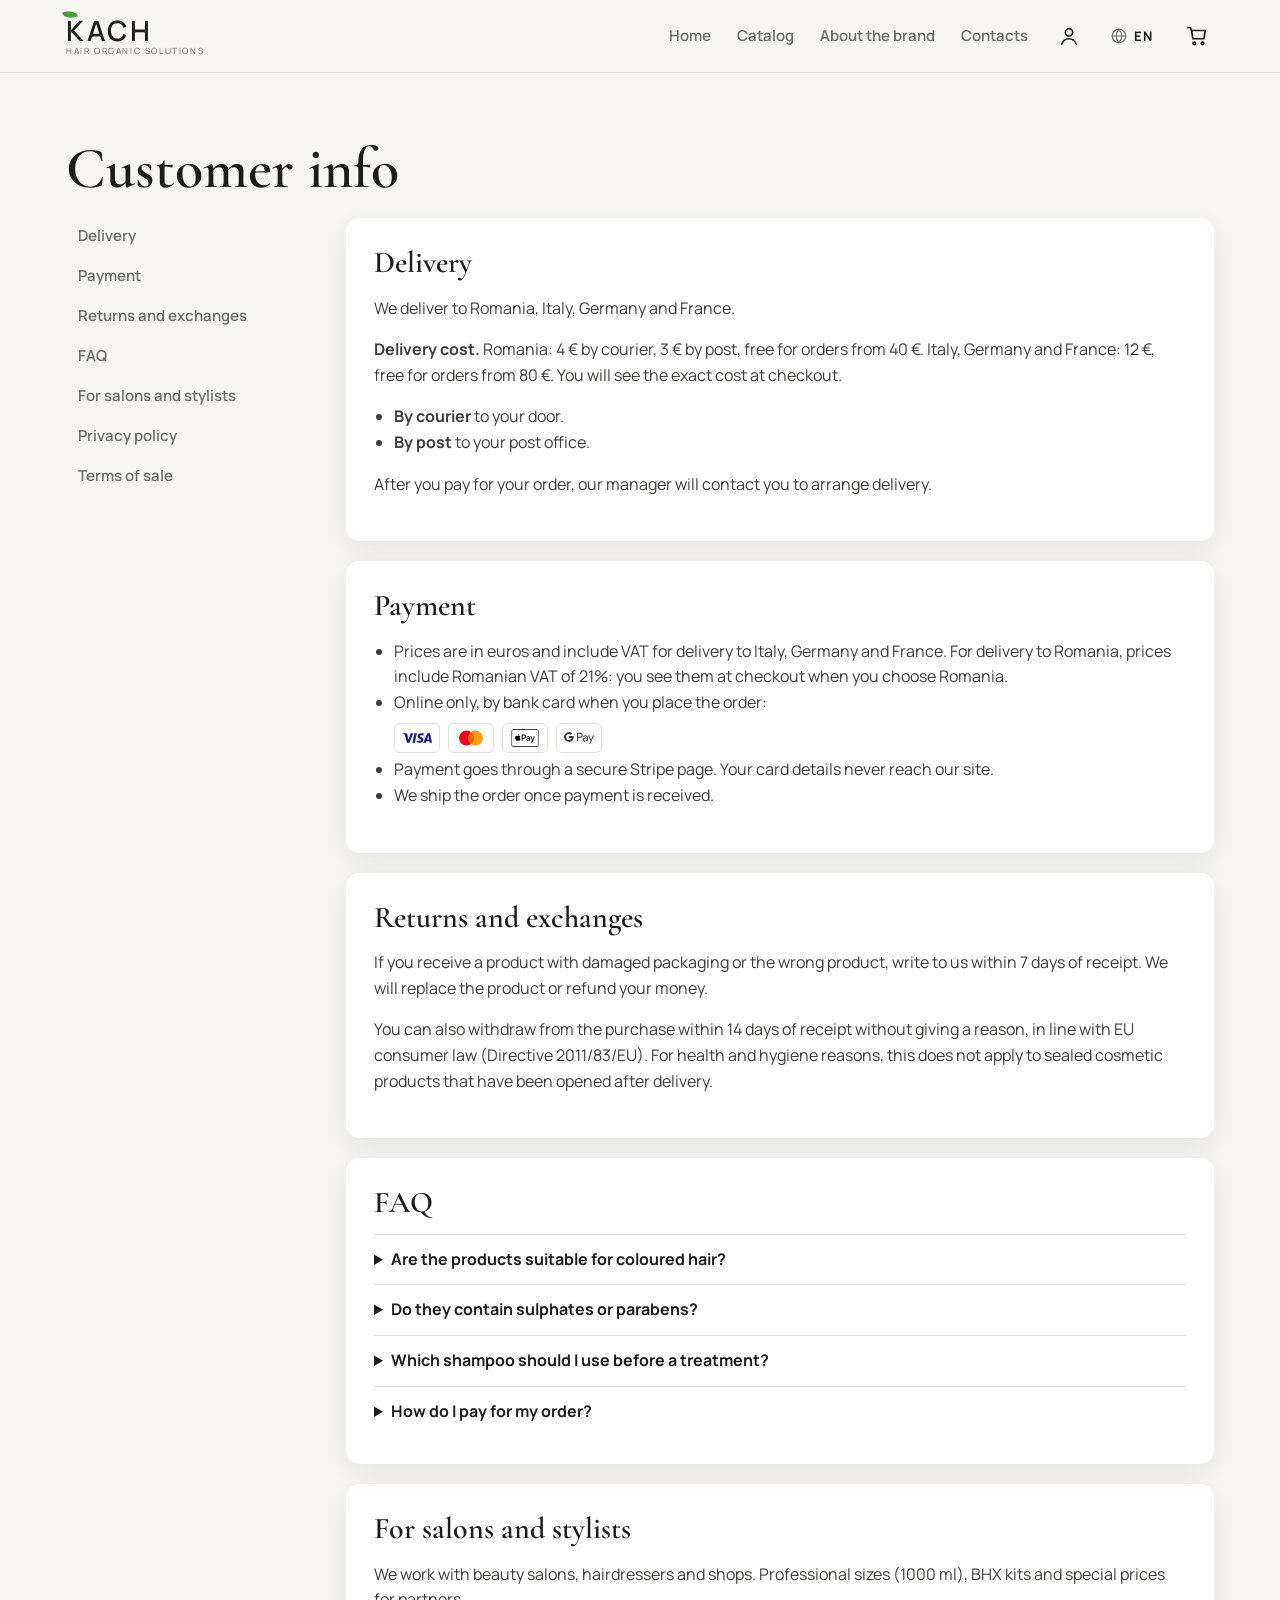
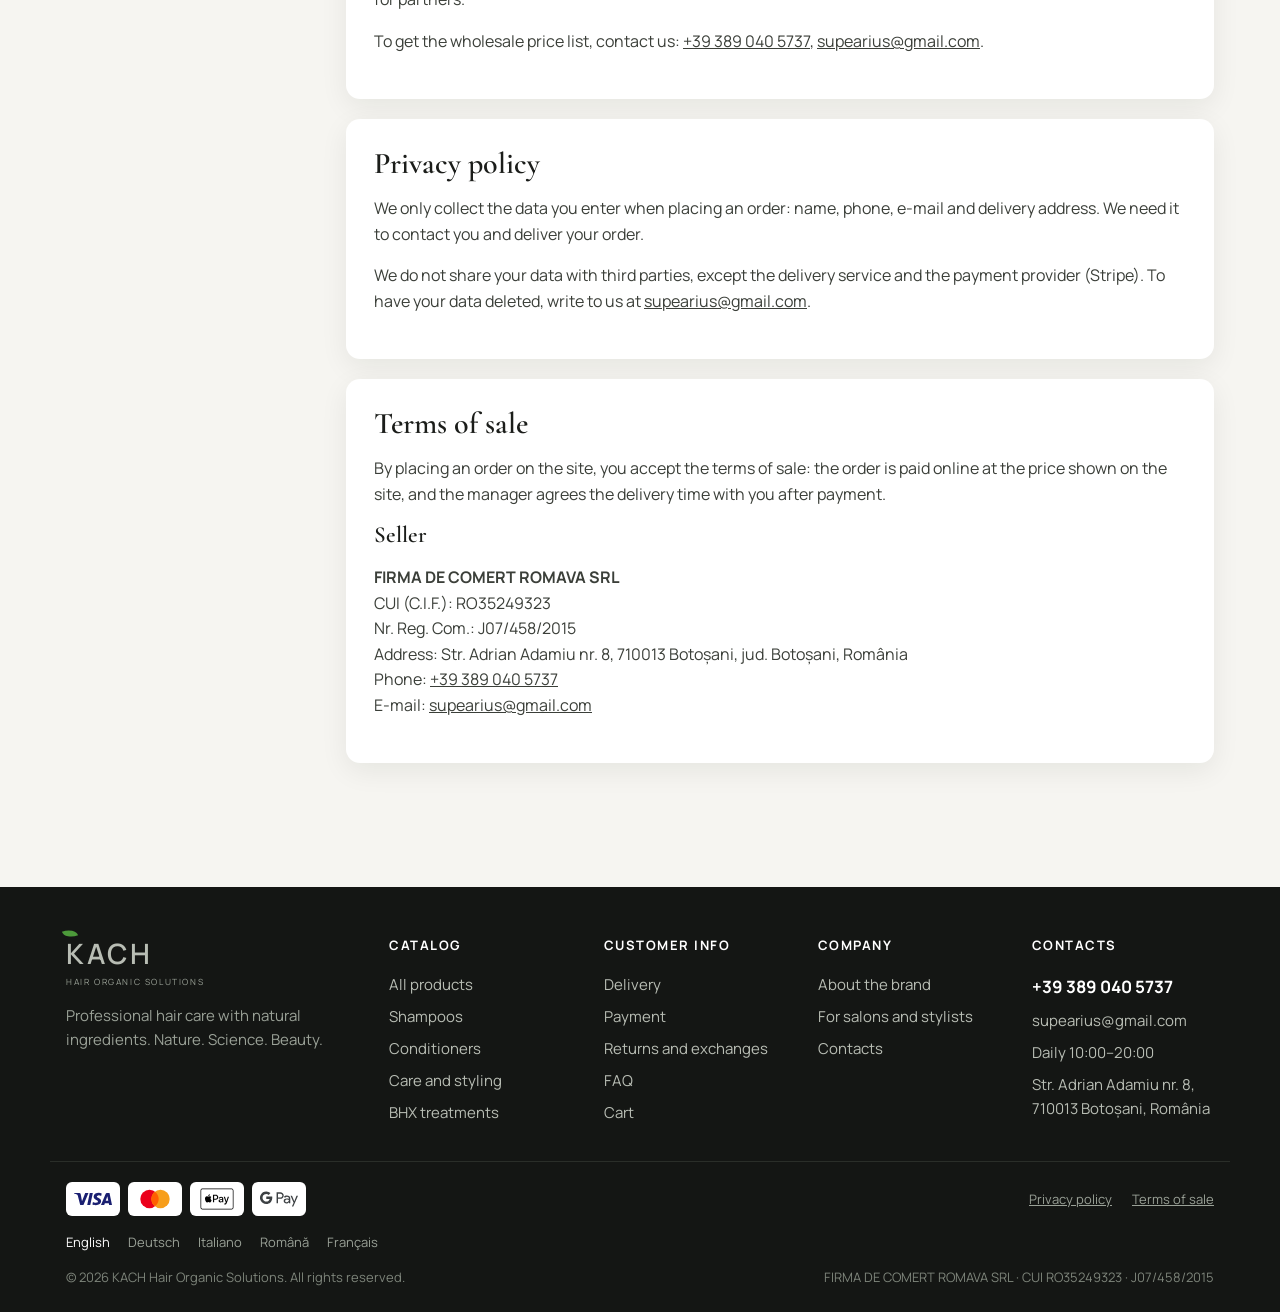
<file: info.html>
<!doctype html>
<html lang="en">
<head>
  <meta charset="utf-8">
  <meta name="viewport" content="width=device-width, initial-scale=1">
  <title data-i18n="meta.info.title">Customer info — KACH</title>
  <meta name="description" data-i18n-content="meta.info.desc" content="Delivery, payment, returns and FAQ about KACH.">
  <link rel="canonical" href="https://kachhair.com/info.html">
  <meta property="og:url" content="https://kachhair.com/info.html">
  <link rel="alternate" hreflang="en" href="https://kachhair.com/info.html">
  <link rel="alternate" hreflang="de" href="https://kachhair.com/info.html?lang=de">
  <link rel="alternate" hreflang="it" href="https://kachhair.com/info.html?lang=it">
  <link rel="alternate" hreflang="ro" href="https://kachhair.com/info.html?lang=ro">
  <link rel="alternate" hreflang="fr" href="https://kachhair.com/info.html?lang=fr">
  <link rel="alternate" hreflang="x-default" href="https://kachhair.com/info.html">
  <link rel="icon" href="/favicon.ico" sizes="48x48">
  <link rel="icon" type="image/png" sizes="32x32" href="/images/icons/icon-32.png">
  <link rel="icon" type="image/png" sizes="192x192" href="/images/icons/icon-192.png">
  <link rel="apple-touch-icon" sizes="180x180" href="/apple-touch-icon.png">
  <link rel="manifest" href="/site.webmanifest">
  <link rel="preconnect" href="https://fonts.googleapis.com">
  <link rel="stylesheet" href="https://fonts.googleapis.com/css2?family=Cormorant+Garamond:ital,wght@0,500;0,600;1,500&family=Manrope:wght@400;600;700&display=swap">
  <link rel="stylesheet" href="css/style.css?v=86903">
  <script src="js/i18n.js?v=86903"></script>
</head>
<body data-page="info">
  <header id="site-header"></header>
  <main>
    <section class="section">
      <div class="container">
        <h1 data-i18n="Customer info">Customer info</h1>
        <div class="info-layout">
          <nav class="info-nav" data-i18n-aria="Sections" aria-label="Sections">
            <a href="#delivery" data-i18n="Delivery">Delivery</a>
            <a href="#payment" data-i18n="Payment">Payment</a>
            <a href="#returns" data-i18n="Returns and exchanges">Returns and exchanges</a>
            <a href="#faq" data-i18n="FAQ">FAQ</a>
            <a href="#pro" data-i18n="For salons and stylists">For salons and stylists</a>
            <a href="#privacy" data-i18n="Privacy policy">Privacy policy</a>
            <a href="#offer" data-i18n="Terms of sale">Terms of sale</a>
          </nav>
          <div>
            <article class="info-block" id="delivery">
              <h2 data-i18n="Delivery">Delivery</h2>
              <p data-i18n="info.del1">We deliver to Romania, Italy, Germany and France.</p>
              <p data-i18n="info.del5"><strong>Delivery cost.</strong> Romania: 4 € by courier, 3 € by post, free for orders from 40 €. Italy, Germany and France: 12 €, free for orders from 80 €. You will see the exact cost at checkout.</p>
              <ul>
                <li data-i18n="info.del2"><strong>By courier</strong> to your door.</li>
                <li data-i18n="info.del3"><strong>By post</strong> to your post office.</li>
              </ul>
              <p data-i18n="info.del4">After you pay for your order, our manager will contact you to arrange delivery.</p>
            </article>

            <article class="info-block" id="payment">
              <h2 data-i18n="Payment">Payment</h2>
              <ul>
                <li data-i18n="info.pay1">Prices are in euros and include VAT for delivery to Italy, Germany and France. For delivery to Romania, prices include Romanian VAT of 21%: you see them at checkout when you choose Romania.</li>
                <li><span data-i18n="info.pay2">Online only, by bank card when you place the order:</span><span class="pay pay-inline" data-pay-badges></span></li>
                <li data-i18n="info.pay3">Payment goes through a secure Stripe page. Your card details never reach our site.</li>
                <li data-i18n="info.pay4">We ship the order once payment is received.</li>
              </ul>
            </article>

            <article class="info-block" id="returns">
              <h2 data-i18n="Returns and exchanges">Returns and exchanges</h2>
              <p data-i18n="info.ret1">If you receive a product with damaged packaging or the wrong product, write to us within 7 days of receipt. We will replace the product or refund your money.</p>
              <p data-i18n="info.ret2">You can also withdraw from the purchase within 14 days of receipt without giving a reason, in line with EU consumer law (Directive 2011/83/EU). For health and hygiene reasons, this does not apply to sealed cosmetic products that have been opened after delivery.</p>
            </article>

            <article class="info-block" id="faq">
              <h2 data-i18n="FAQ">FAQ</h2>
              <details><summary data-i18n="info.q1">Are the products suitable for coloured hair?</summary><p data-i18n="info.a1">Yes. Many KACH products protect colour, for example Shampoo RH, Conditioner RH and Conditioner RR. For blonde hair there is Only 1 One Violet.</p></details>
              <details><summary data-i18n="info.q2">Do they contain sulphates or parabens?</summary><p data-i18n="info.a2">No. KACH products are made without parabens, sulphates and formaldehyde.</p></details>
              <details><summary data-i18n="info.q3">Which shampoo should I use before a treatment?</summary><p data-i18n="info.a3">For deep cleansing before treatments, use Shampoo AC (acidic) or Shampoo DC (alkaline). If you are not sure, write to us and we will help.</p></details>
              <details><summary data-i18n="info.q4">How do I pay for my order?</summary><p data-i18n="info.a4">By card online right when you place the order. After payment, our manager will contact you to arrange delivery.</p></details>
            </article>

            <article class="info-block" id="pro">
              <h2 data-i18n="For salons and stylists">For salons and stylists</h2>
              <p data-i18n="info.pro1">We work with beauty salons, hairdressers and shops. Professional sizes (1000 ml), BHX kits and special prices for partners.</p>
              <p><span data-i18n="info.pro2">To get the wholesale price list, contact us:</span> <span data-contact="phone"></span>, <span data-contact="email"></span>.</p>
            </article>

            <article class="info-block" id="privacy">
              <h2 data-i18n="Privacy policy">Privacy policy</h2>
              <p data-i18n="info.priv1">We only collect the data you enter when placing an order: name, phone, e-mail and delivery address. We need it to contact you and deliver your order.</p>
              <p><span data-i18n="info.priv2">We do not share your data with third parties, except the delivery service and the payment provider (Stripe). To have your data deleted, write to us at</span> <span data-contact="email"></span>.</p>
            </article>

            <article class="info-block" id="offer">
              <h2 data-i18n="Terms of sale">Terms of sale</h2>
              <p data-i18n="info.offer1">By placing an order on the site, you accept the terms of sale: the order is paid online at the price shown on the site, and the manager agrees the delivery time with you after payment.</p>
              <h3 data-i18n="Seller">Seller</h3>
              <p><strong>FIRMA DE COMERT ROMAVA SRL</strong><br>
                CUI (C.I.F.): RO35249323<br>
                Nr. Reg. Com.: J07/458/2015<br>
                <span data-i18n="Address:">Address:</span> Str. Adrian Adamiu nr. 8, 710013 Botoșani, jud. Botoșani, România<br>
                <span data-i18n="Phone:">Phone:</span> <span data-contact="phone"></span><br>
                E-mail: <span data-contact="email"></span></p>
            </article>
          </div>
        </div>
      </div>
    </section>
  </main>
  <footer id="site-footer"></footer>
  <script src="js/products.js?v=86903"></script>
  <script src="js/countries.js?v=86903"></script>
  <script src="js/shipping.js?v=86903"></script>
  <script src="js/vendor/supabase.js?v=86903"></script>
  <script src="js/supabase-config.js?v=86903"></script>
  <script src="js/auth.js?v=86903"></script>
  <script src="js/app.js?v=86903"></script>
</body>
</html>
</file>
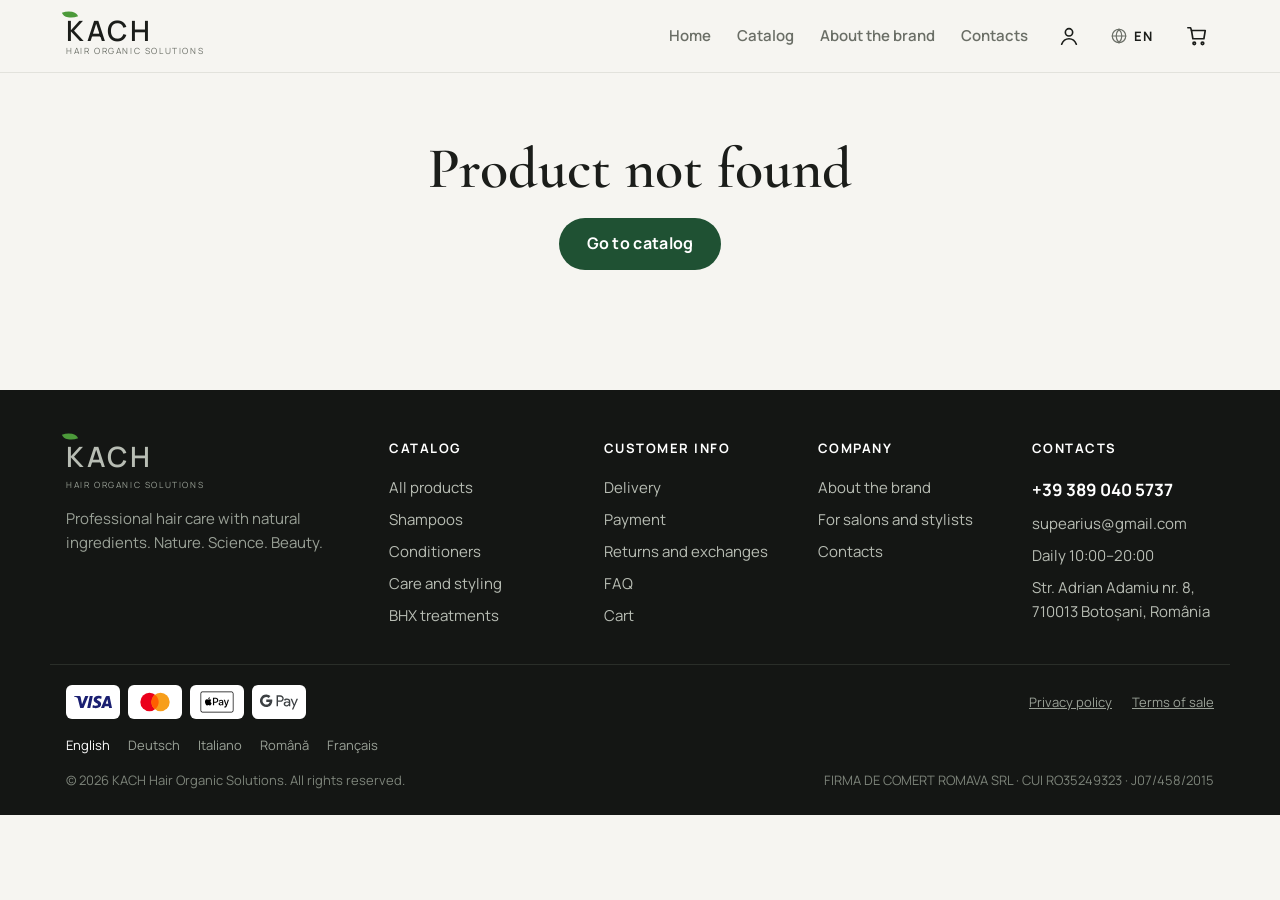
<file: product.html>
<!doctype html>
<html lang="en">
<head>
  <meta charset="utf-8">
  <meta name="viewport" content="width=device-width, initial-scale=1">
  <title data-i18n="meta.product.title">Product — KACH</title>
  <meta name="description" data-i18n-content="meta.product.desc" content="KACH Hair Organic Solutions product.">
  <link rel="icon" href="/favicon.ico" sizes="48x48">
  <link rel="icon" type="image/png" sizes="32x32" href="/images/icons/icon-32.png">
  <link rel="icon" type="image/png" sizes="192x192" href="/images/icons/icon-192.png">
  <link rel="apple-touch-icon" sizes="180x180" href="/apple-touch-icon.png">
  <link rel="manifest" href="/site.webmanifest">
  <link rel="preconnect" href="https://fonts.googleapis.com">
  <link rel="stylesheet" href="https://fonts.googleapis.com/css2?family=Cormorant+Garamond:ital,wght@0,500;0,600;1,500&family=Manrope:wght@400;600;700&display=swap">
  <link rel="stylesheet" href="css/style.css?v=86903">
  <script src="js/i18n.js?v=86903"></script>
</head>
<body data-page="product">
  <header id="site-header"></header>
  <main>
    <div class="container" id="product"></div>
  </main>
  <footer id="site-footer"></footer>
  <script src="js/products.js?v=86903"></script>
  <script src="js/countries.js?v=86903"></script>
  <script src="js/shipping.js?v=86903"></script>
  <script src="js/vendor/supabase.js?v=86903"></script>
  <script src="js/supabase-config.js?v=86903"></script>
  <script src="js/auth.js?v=86903"></script>
  <script src="js/app.js?v=86903"></script>
</body>
</html>
</file>
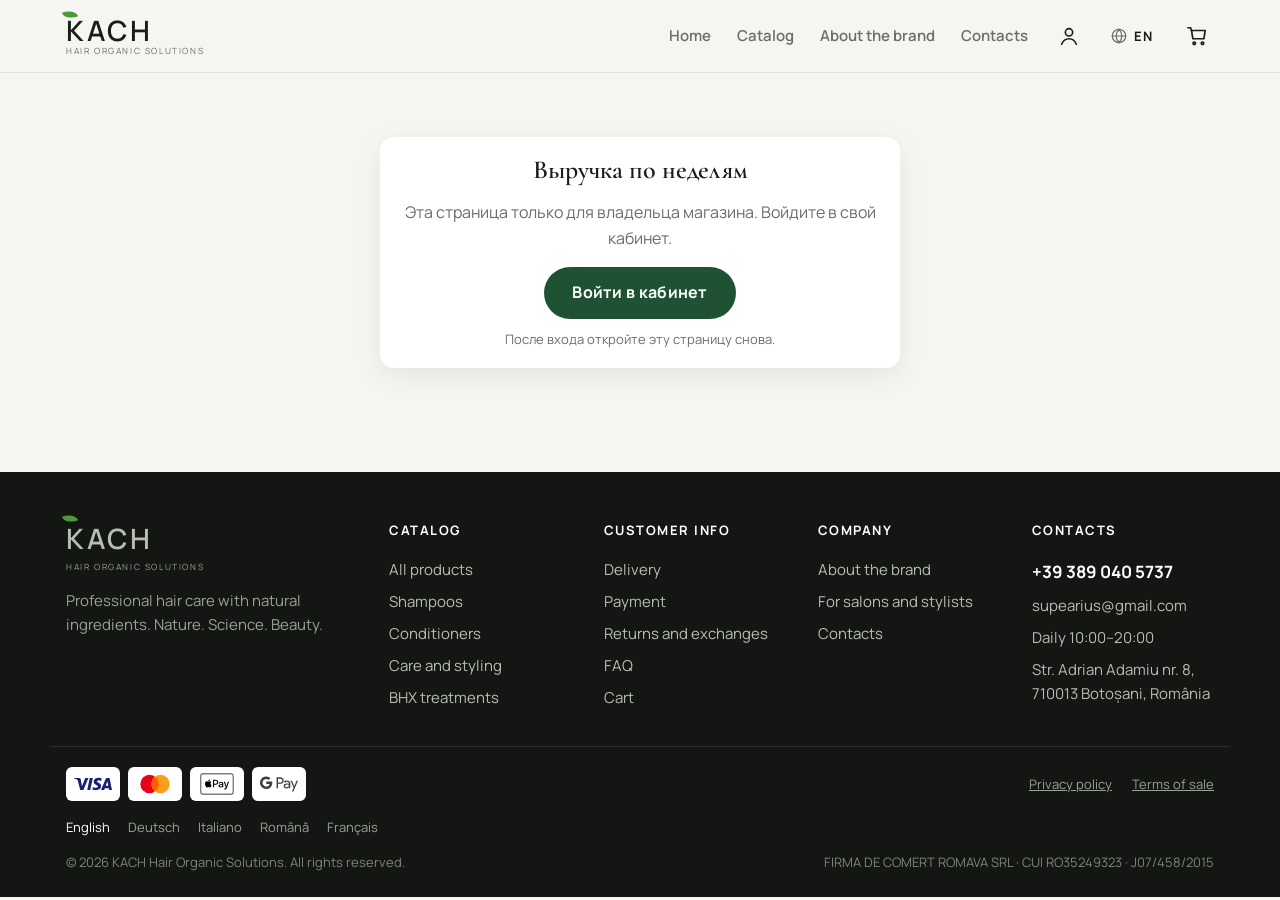
<file: revenue.html>
<!doctype html>
<html lang="ru">
<head>
  <meta charset="utf-8">
  <meta name="viewport" content="width=device-width, initial-scale=1">
  <meta name="robots" content="noindex, nofollow">
  <title>Выручка по неделям — KACH</title>
  <link rel="icon" href="/favicon.ico" sizes="48x48">
  <link rel="icon" type="image/png" sizes="32x32" href="/images/icons/icon-32.png">
  <link rel="icon" type="image/png" sizes="192x192" href="/images/icons/icon-192.png">
  <link rel="apple-touch-icon" sizes="180x180" href="/apple-touch-icon.png">
  <link rel="manifest" href="/site.webmanifest">
  <link rel="preconnect" href="https://fonts.googleapis.com">
  <link rel="stylesheet" href="https://fonts.googleapis.com/css2?family=Cormorant+Garamond:ital,wght@0,500;0,600;1,500&family=Manrope:wght@400;600;700&display=swap">
  <link rel="stylesheet" href="css/style.css?v=86903">
  <link rel="stylesheet" href="css/revenue.css?v=86903">
  <script src="js/i18n.js?v=86903"></script>
</head>
<body data-page="revenue">
  <header id="site-header"></header>
  <main>
    <section class="section">
      <div class="container" id="rev"><p class="muted center">Загружаем…</p></div>
    </section>
  </main>
  <footer id="site-footer"></footer>
  <script src="js/products.js?v=86903"></script>
  <script src="js/countries.js?v=86903"></script>
  <script src="js/shipping.js?v=86903"></script>
  <script src="js/vendor/supabase.js?v=86903"></script>
  <script src="js/supabase-config.js?v=86903"></script>
  <script src="js/auth.js?v=86903"></script>
  <script src="js/app.js?v=86903"></script>
  <script src="js/revenue.js?v=86903"></script>
</body>
</html>
</file>
<file: css/style.css>
/* Фирменные цвета KACH — меняйте здесь */
[hidden] { display: none !important; }
:root {
  --bg: #f6f5f1;        /* светлый мрамор */
  --surface: #ffffff;
  --text: #1b1d1a;
  --muted: #6a6e66;
  --green: #1f5133;     /* фирменный тёмно-зелёный */
  --green-dark: #143823;
  --green-soft: #e4ece4;
  --ink: #141614;       /* чёрные плашки */
  --line: #e2e2dc;
  --radius: 14px;
  --shadow: 0 8px 28px rgba(20, 30, 20, 0.07);
  --serif: "Cormorant Garamond", Georgia, "Times New Roman", serif;
  --sans: "Manrope", -apple-system, "Segoe UI", Roboto, Arial, sans-serif;
}

* { box-sizing: border-box; }
html { scroll-behavior: smooth; }
body { margin: 0; font-family: var(--sans); background: var(--bg); color: var(--text); line-height: 1.6; font-size: 16px; }
h1, h2, h3 { font-family: var(--serif); font-weight: 600; line-height: 1.12; text-wrap: balance; }
h1 { font-size: clamp(34px, 5.5vw, 58px); margin: 0 0 16px; }
h2 { font-size: clamp(28px, 4vw, 42px); margin: 0 0 24px; }
h3 { font-size: 23px; margin: 0 0 8px; }
a { color: inherit; }
img { max-width: 100%; display: block; }
.container { width: 100%; max-width: 1180px; margin: 0 auto; padding: 0 16px; }
.muted { color: var(--muted); }
.small { font-size: 14px; }
.section { padding: 64px 0; }
.center { text-align: center; }
.eyebrow { text-transform: uppercase; letter-spacing: 2.5px; font-size: 13px; color: var(--green); font-weight: 700; margin: 0 0 14px; }
:focus-visible { outline: 2px solid var(--green); outline-offset: 2px; }

/* Кнопки */
.btn { display: inline-block; border: 0; cursor: pointer; text-decoration: none; background: var(--green); color: #fff; padding: 13px 28px; border-radius: 999px; font: inherit; font-weight: 700; letter-spacing: .3px; transition: background .2s, transform .1s; }
.btn:hover { background: var(--green-dark); }
.btn:active { transform: scale(.97); }
.btn-small { padding: 8px 16px; font-size: 14px; }
.btn-block { display: block; width: 100%; text-align: center; }
.btn-outline { background: transparent; color: var(--green); box-shadow: inset 0 0 0 1.5px var(--green); }
.btn-outline:hover { background: var(--green); color: #fff; }
.btn-light { background: #fff; color: var(--green-dark); }
.btn-light:hover { background: var(--green-soft); }

/* Логотип */
.logo { display: inline-flex; flex-direction: column; text-decoration: none; line-height: 1; color: var(--text); }
.logo-word { font-family: var(--sans); font-weight: 600; font-size: 28px; letter-spacing: 3px; position: relative; }
.logo-word::before { content: ""; position: absolute; left: -3px; top: -6px; width: 14px; height: 9px; background: #4c9a3a; border-radius: 0 100% 0 100%; transform: rotate(-20deg); }
.logo-sub { font-size: 8.5px; letter-spacing: 1.6px; text-transform: uppercase; color: var(--muted); margin-top: 3px; }

/* Шапка */
#site-header { position: sticky; top: 0; z-index: 20; background: rgba(246, 245, 241, .94); backdrop-filter: blur(8px); border-bottom: 1px solid var(--line); }
.header-inner { display: flex; align-items: center; gap: 24px; height: 72px; }
.nav { display: flex; gap: 26px; margin-left: auto; }
.nav a { text-decoration: none; color: var(--muted); font-weight: 600; font-size: 15px; }
.nav a:hover, .nav a[aria-current="page"] { color: var(--green); }
.cart-link { position: relative; display: flex; color: var(--text); padding: 6px; }
.cart-count { position: absolute; top: -4px; right: -8px; background: var(--green); color: #fff; font-size: 12px; min-width: 20px; height: 20px; border-radius: 10px; display: grid; place-items: center; padding: 0 5px; }
.cart-count[hidden] { display: none; }
.menu-toggle { display: none; background: none; border: 0; font-size: 24px; cursor: pointer; color: var(--text); }
@media (max-width: 760px) {
  .header-inner { gap: 12px; }
  .menu-toggle { display: block; margin-left: auto; order: 2; }
  .cart-link { order: 3; }
  .nav { display: none; position: absolute; top: 72px; left: 0; right: 0; flex-direction: column; gap: 0; background: var(--bg); border-bottom: 1px solid var(--line); }
  .nav a { padding: 14px 16px; border-top: 1px solid var(--line); }
  #site-header.open .nav { display: flex; }
}

/* Главный экран */
.hero { padding: 56px 0 40px; }
.hero-inner { display: grid; grid-template-columns: 1fr 1.05fr; gap: 48px; align-items: center; }
.hero h1 em { font-style: italic; color: var(--green); font-weight: 500; }
.hero .lead { font-size: 18px; color: var(--muted); max-width: 500px; margin: 0 0 28px; }
.hero-actions { display: flex; gap: 12px; flex-wrap: wrap; }
.hero-art { border-radius: 24px; overflow: hidden; box-shadow: var(--shadow); background: #fff; }
.hero-art img { width: 100%; height: auto; }
.trust { display: flex; flex-wrap: wrap; gap: 8px 20px; margin-top: 28px; font-size: 14px; color: var(--muted); }
.trust span::before { content: "✓ "; color: var(--green); font-weight: 700; }
@media (max-width: 860px) { .hero { padding: 32px 0; } .hero-inner { grid-template-columns: 1fr; gap: 28px; } }

/* Философия */
.pillars { display: grid; grid-template-columns: repeat(5, 1fr); border-top: 1px solid var(--line); border-bottom: 1px solid var(--line); }
.pillar { padding: 26px 18px; text-align: center; border-left: 1px solid var(--line); }
.pillar:first-child { border-left: 0; }
.pillar svg { width: 40px; height: 40px; margin: 0 auto 10px; color: var(--green); }
.pillar strong { display: block; font-size: 13px; text-transform: uppercase; letter-spacing: 1px; }
.pillar span { font-size: 13px; color: var(--muted); }
@media (max-width: 900px) { .pillars { grid-template-columns: repeat(2, 1fr); } .pillar { border-left: 0; border-top: 1px solid var(--line); } .pillar:nth-child(-n+2) { border-top: 0; } }

/* Категории */
.cats { display: grid; grid-template-columns: repeat(4, 1fr); gap: 16px; }
.cat { position: relative; display: block; border-radius: var(--radius); overflow: hidden; text-decoration: none; color: #fff; aspect-ratio: 4 / 5; max-width: 100%; background: var(--ink); }
.cat img { width: 100%; height: 100%; object-fit: cover; opacity: .9; transition: transform .4s; }
.cat:hover img { transform: scale(1.04); }
.cat span { position: absolute; left: 0; right: 0; bottom: 0; padding: 40px 18px 16px; background: linear-gradient(transparent, rgba(10, 20, 12, .85)); font-family: var(--serif); font-size: 24px; font-weight: 600; }
@media (max-width: 860px) { .cats { grid-template-columns: repeat(2, 1fr); } }

/* Карточки товаров */
.grid { display: grid; grid-template-columns: repeat(4, 1fr); gap: 20px; }
@media (max-width: 1000px) { .grid { grid-template-columns: repeat(3, 1fr); } }
@media (max-width: 760px) { .grid { grid-template-columns: repeat(2, 1fr); gap: 12px; } }
.card { background: var(--surface); border-radius: var(--radius); overflow: hidden; box-shadow: var(--shadow); display: flex; flex-direction: column; transition: transform .2s; min-width: 0; }
.card:hover { transform: translateY(-3px); }
.card-image { position: relative; display: block; aspect-ratio: 4 / 5; background: #f1f0ec; }
.card-image img { width: 100%; height: 100%; object-fit: cover; }
.badge { position: absolute; top: 12px; left: 12px; background: var(--green); color: #fff; font-size: 12px; font-weight: 700; padding: 4px 10px; border-radius: 999px; }
.card-body { padding: 16px 18px 18px; display: flex; flex-direction: column; flex: 1; }
.card-body h3 { font-family: var(--sans); font-size: 17px; font-weight: 700; margin: 0 0 4px; }
.card-body h3 a { text-decoration: none; }
.card-type { font-size: 12px; color: var(--green); text-transform: uppercase; letter-spacing: 1px; font-weight: 700; margin: 0 0 6px; }
.card-sub { margin: 0 0 6px; color: var(--muted); font-size: 14px; }
.card-sizes { margin: 0 0 14px; font-size: 13px; color: var(--muted); }
.card-footer { margin-top: auto; display: flex; align-items: center; justify-content: space-between; gap: 8px; flex-wrap: wrap; }
.price { font-weight: 700; font-size: 16px; }
.price.big { font-size: 26px; margin: 4px 0 16px; }
.price .old-price { color: #c0392b; font-weight: 600; font-size: .85em; text-decoration: line-through; margin-right: 4px; }
.price .new-price { color: #2e8b3d; }
@media (max-width: 480px) { .card-body { padding: 12px; } .card-footer .btn { width: 100%; text-align: center; } }

/* Каталог */
.chips { display: flex; gap: 8px; flex-wrap: wrap; margin-bottom: 28px; }
.chip { border: 1px solid var(--line); background: var(--surface); padding: 8px 16px; border-radius: 999px; cursor: pointer; font: inherit; font-size: 14px; font-weight: 600; color: var(--text); }
.chip.active { background: var(--green); border-color: var(--green); color: #fff; }
select, input, textarea { font: inherit; color: var(--text); background: var(--surface); border: 1px solid var(--line); border-radius: 10px; padding: 10px 12px; }

/* Страница товара */
.breadcrumbs { margin: 24px 0; font-size: 14px; color: var(--muted); }
.breadcrumbs a { color: var(--green); }
.product-layout { display: grid; grid-template-columns: 1fr 1fr; gap: 48px; align-items: start; }
.product-image { border-radius: var(--radius); overflow: hidden; background: #f1f0ec; }
.product-image img { width: 100%; height: auto; }
.product-sub { font-size: 18px; color: var(--muted); margin: -6px 0 8px; }
.sizes { display: flex; gap: 8px; flex-wrap: wrap; }
.buy-row { display: flex; gap: 12px; flex-wrap: wrap; margin: 22px 0; }
.qty { display: inline-flex; align-items: center; border: 1px solid var(--line); border-radius: 999px; background: var(--surface); }
.qty button { background: none; border: 0; width: 40px; height: 44px; font-size: 18px; cursor: pointer; color: var(--text); }
.qty input { width: 44px; border: 0; text-align: center; padding: 0; -moz-appearance: textfield; }
.qty input::-webkit-inner-spin-button { -webkit-appearance: none; }
.qty span { min-width: 28px; text-align: center; }
.specs { margin: 0 0 20px; border-top: 1px solid var(--line); }
.specs div { display: grid; grid-template-columns: 120px 1fr; gap: 12px; padding: 10px 0; border-bottom: 1px solid var(--line); }
.specs dt { color: var(--muted); font-size: 14px; }
.specs dd { margin: 0; font-size: 15px; }
.benefits { list-style: none; padding: 0; margin: 0; display: grid; grid-template-columns: 1fr 1fr; gap: 8px 16px; }
.benefits li { font-size: 14px; font-weight: 600; }
.benefits li::before { content: "✓ "; color: var(--green); }
.product-details { display: grid; grid-template-columns: 1.1fr 1fr; gap: 48px; margin-top: 56px; align-items: start; }
.details-text p { margin: 0 0 14px; }
.details-text h3 { margin-top: 28px; }
.keys { display: flex; flex-wrap: wrap; gap: 8px; }
.key { background: var(--green-soft); color: var(--green-dark); padding: 6px 12px; border-radius: 999px; font-size: 14px; font-weight: 600; }
.poster { margin: 0; }
.poster img { border-radius: var(--radius); box-shadow: var(--shadow); }
.poster figcaption { font-size: 13px; color: var(--muted); margin-top: 8px; }
@media (max-width: 860px) { .product-layout, .product-details { grid-template-columns: 1fr; gap: 24px; } .product-details { margin-top: 32px; } }

/* Корзина */
.cart-layout { display: grid; grid-template-columns: 1fr 340px; gap: 32px; align-items: start; }
.cart-list { background: var(--surface); border-radius: var(--radius); box-shadow: var(--shadow); }
.cart-row { display: grid; grid-template-columns: 64px 1fr auto auto 32px; gap: 16px; align-items: center; padding: 14px 20px; border-bottom: 1px solid var(--line); }
.cart-row:last-child { border-bottom: 0; }
.cart-thumb { border-radius: 10px; overflow: hidden; aspect-ratio: 4 / 5; }
.cart-thumb img { width: 100%; height: 100%; object-fit: cover; }
.cart-name { display: flex; flex-direction: column; min-width: 0; }
.cart-name a { text-decoration: none; }
.cart-sum { min-width: 80px; text-align: right; }
.remove { background: none; border: 0; font-size: 22px; color: var(--muted); cursor: pointer; }
.remove:hover { color: #b04a3a; }
.summary { background: var(--surface); border-radius: var(--radius); box-shadow: var(--shadow); padding: 24px; position: sticky; top: 92px; }
.row { display: flex; justify-content: space-between; gap: 12px; padding: 6px 0; }
.row.total { border-top: 1px solid var(--line); margin: 12px 0 18px; padding-top: 14px; font-weight: 700; font-size: 18px; }
@media (max-width: 860px) {
  .cart-layout { grid-template-columns: 1fr; }
  .summary { position: static; }
  .cart-row { grid-template-columns: 56px 1fr 32px; grid-template-areas: "img name rm" "img qty sum"; row-gap: 8px; padding: 14px 16px; }
  .cart-thumb { grid-area: img; } .cart-name { grid-area: name; } .remove { grid-area: rm; }
  .cart-row .qty { grid-area: qty; justify-self: start; } .cart-sum { grid-area: sum; }
}

/* Оформление заказа */
.checkout-layout { display: grid; grid-template-columns: 1fr 360px; gap: 32px; align-items: start; }
.form { background: var(--surface); border-radius: var(--radius); box-shadow: var(--shadow); padding: 28px; display: grid; gap: 18px; }
.form fieldset { border: 0; padding: 0; margin: 0; display: grid; gap: 14px; }
.form legend { font-family: var(--serif); font-size: 24px; font-weight: 600; margin-bottom: 10px; }
.field { display: grid; gap: 6px; }
.field label { font-size: 14px; color: var(--muted); }
.field-row { display: grid; grid-template-columns: 1fr 1fr; gap: 14px; }
.radio { display: flex; gap: 10px; align-items: flex-start; padding: 12px 14px; border: 1px solid var(--line); border-radius: 10px; cursor: pointer; }
.radio input { margin-top: 5px; accent-color: var(--green); }
.radio:has(input:checked) { border-color: var(--green); background: var(--green-soft); }
@media (max-width: 860px) { .checkout-layout { grid-template-columns: 1fr; } .field-row { grid-template-columns: 1fr; } .form { padding: 20px; } }

/* Пустые состояния */
.empty { text-align: center; padding: 64px 16px; }
.success-icon { width: 72px; height: 72px; border-radius: 50%; background: var(--green); color: #fff; font-size: 36px; display: grid; place-items: center; margin: 0 auto 20px; }

/* О бренде */
.about-grid { display: grid; grid-template-columns: 1fr 1fr; gap: 48px; align-items: center; }
.about-grid p { margin: 0 0 14px; }
.panel { background: var(--surface); border-radius: var(--radius); box-shadow: var(--shadow); padding: 28px; }
.panel p { margin: 0 0 10px; }
.countries { display: flex; flex-wrap: wrap; gap: 8px; margin-top: 8px; }
.countries span { border: 1px solid var(--line); background: var(--surface); border-radius: 999px; padding: 4px 12px; font-size: 14px; }
@media (max-width: 860px) { .about-grid { grid-template-columns: 1fr; gap: 24px; } }

/* Тёмная полоса */
.band { background: var(--green-dark); color: #fff; }
.band .container { display: grid; grid-template-columns: repeat(4, 1fr); gap: 20px; padding-top: 26px; padding-bottom: 26px; }
.band .container > div { font-size: 13px; text-transform: uppercase; letter-spacing: 1.2px; display: flex; gap: 12px; align-items: center; }
.band svg { flex: none; width: 34px; height: 34px; color: #8cc47a; }
@media (max-width: 860px) { .band .container { grid-template-columns: 1fr 1fr; } }

/* Баннер */
.banner { background: var(--green); color: #fff; border-radius: 24px; padding: 48px 32px; text-align: center; }
.banner h2 { margin-bottom: 10px; }
.banner p { opacity: .85; max-width: 560px; margin: 0 auto 24px; }
.motto { font-family: var(--serif); font-style: italic; font-size: clamp(22px, 3vw, 30px); }

/* Подвал */
#site-footer { background: var(--ink); color: #c9cdc5; margin-top: 40px; padding: 0 0 24px; font-size: 15px; }
.footer-top { background: var(--green-dark); color: #fff; }
.footer-top-inner { display: flex; justify-content: space-between; align-items: center; gap: 16px 32px; flex-wrap: wrap; padding-top: 22px; padding-bottom: 22px; }
.footer-top strong { display: block; font-family: var(--serif); font-size: 24px; font-weight: 600; }
.footer-top span { color: #bfd3c3; font-size: 14px; }
.socials { display: flex; gap: 10px; flex-wrap: wrap; }
.social { width: 42px; height: 42px; border-radius: 50%; display: grid; place-items: center; border: 1px solid rgba(255,255,255,.35); color: #fff; transition: background .2s; }
.social:hover { background: rgba(255,255,255,.12); }
.social svg { width: 20px; height: 20px; }
#site-footer .logo { color: #fff; }
#site-footer .logo-sub { color: #9aa197; }
.footer-note { color: #9aa197; margin: 14px 0 8px; max-width: 300px; }
.footer-made { color: #8cc47a; font-size: 13px; text-transform: uppercase; letter-spacing: 1.5px; margin: 0; }
.footer-inner { display: grid; grid-template-columns: 1.6fr repeat(4, 1fr); gap: 32px; padding-top: 48px; padding-bottom: 32px; }
.footer-inner h4 { margin: 0 0 14px; font-size: 13px; text-transform: uppercase; letter-spacing: 1.5px; color: #fff; }
.footer-inner a:not(.logo), .footer-inner span { display: block; text-decoration: none; color: #b8bdb4; padding: 4px 0; }
.footer-inner a:not(.logo):hover { color: #fff; }
.footer-inner .footer-phone { color: #fff !important; font-weight: 700; font-size: 17px; }
.footer-bottom { display: flex; justify-content: space-between; align-items: center; gap: 16px; flex-wrap: wrap; border-top: 1px solid #2a2e29; padding-top: 20px; padding-bottom: 16px; }
.pay { display: flex; gap: 8px; flex-wrap: wrap; }
.pay-badge { display: inline-flex; align-items: center; justify-content: center; width: 54px; height: 34px; padding: 6px 8px; background: #fff; border-radius: 6px; }
.pay-inline { margin: 8px 0 4px; }
.pay-inline .pay-badge { width: 46px; height: 30px; padding: 5px 7px; border: 1px solid #e3e3dc; }
.pay-badge svg { width: 100%; height: 100%; display: block; }
.legal { display: flex; gap: 20px; flex-wrap: wrap; }
.legal a { color: #9aa197; font-size: 13px; }
.legal a:hover { color: #fff; }
.copyright { display: flex; justify-content: space-between; gap: 8px 24px; flex-wrap: wrap; font-size: 13px; color: #7d847a; }
@media (max-width: 1000px) { .footer-inner { grid-template-columns: repeat(2, 1fr); } .footer-brand { grid-column: 1 / -1; } }
@media (max-width: 480px) { .footer-inner { grid-template-columns: 1fr; gap: 24px; } }

/* Страница «Покупателям» */
.info-layout { display: grid; grid-template-columns: 240px 1fr; gap: 40px; align-items: start; }
.info-nav { position: sticky; top: 92px; display: grid; gap: 4px; }
.info-nav a { text-decoration: none; color: var(--muted); padding: 6px 12px; border-radius: 8px; font-weight: 600; font-size: 15px; }
.info-nav a:hover { background: var(--green-soft); color: var(--green-dark); }
.info-block { background: var(--surface); border-radius: var(--radius); box-shadow: var(--shadow); padding: 28px; margin-bottom: 20px; scroll-margin-top: 96px; min-width: 0; }
.info-block h2 { font-size: 30px; margin-bottom: 14px; }
.info-block p, .info-block li { color: #3b3f39; }
.info-block ul { padding-left: 20px; }
.info-block details { border-top: 1px solid var(--line); padding: 12px 0; }
.info-block summary { cursor: pointer; font-weight: 700; }
.info-block details p { margin: 8px 0 0; }
.note { background: #fff8e6; border: 1px solid #f0dfb0; color: #6b5514; border-radius: 10px; padding: 10px 14px; font-size: 14px; }
@media (max-width: 860px) { .info-layout { grid-template-columns: 1fr; } .info-nav { position: static; display: flex; flex-wrap: wrap; } .info-block { padding: 20px; } }

/* Уведомление */
.toast { position: fixed; left: 50%; bottom: 24px; transform: translate(-50%, 20px); background: var(--ink); color: #fff; padding: 12px 22px; border-radius: 999px; opacity: 0; pointer-events: none; transition: .25s; z-index: 50; white-space: nowrap; }
.toast.show { opacity: 1; transform: translate(-50%, 0); }
@media (prefers-reduced-motion: reduce) { * { transition: none !important; scroll-behavior: auto !important; } }

/* Главная по плакату бренда */
.brand-hero { padding: 40px 0 48px; background: var(--surface); }
.brand-grid { display: grid; grid-template-columns: 0.8fr 1.2fr; gap: 48px; align-items: start; }
.brand-art { border-radius: 24px; overflow: hidden; position: sticky; top: 96px; }
.brand-art img { width: 100%; height: auto; }
.brand-text { position: relative; text-align: left; min-width: 0; }
.brand-text p { margin: 0 0 14px; }
.brand-text strong { color: var(--green); }
.brand-text hr { border: 0; border-top: 2px solid var(--green); width: 36px; margin: 18px 0; }
.world { position: absolute; right: 0; top: 0; width: 42%; opacity: .7; pointer-events: none; }
.big-logo { display: flex; flex-direction: column; line-height: 1; margin-bottom: 22px; position: relative; }
.big-logo .logo-word { font-size: clamp(56px, 9vw, 104px); letter-spacing: 8px; color: #5d6360; }
.big-logo .logo-word::before { width: 34px; height: 22px; left: 0; top: -12px; }
.big-logo .logo-sub { font-size: clamp(13px, 1.8vw, 20px); letter-spacing: 2.5px; margin-top: 6px; }
.brand-kicker { font-size: 18px; font-weight: 700; letter-spacing: 3px; text-transform: uppercase; margin: 0 0 2px !important; }
.brand-script { font-family: var(--serif); font-style: italic; font-size: clamp(26px, 3.4vw, 36px); color: var(--green); margin: 0 0 8px !important; }
.leaf-rule { width: 60px; height: 2px; background: var(--green); margin: 4px 0 22px; position: relative; }
.leaf-rule::after { content: ""; position: absolute; right: -14px; top: -6px; width: 12px; height: 8px; background: var(--green); border-radius: 0 100% 0 100%; }
.brand-text .btn { margin-top: 10px; }
.philosophy { padding: 40px 0; background: var(--bg); }
.phil-grid { display: grid; grid-template-columns: 1.6fr 1fr; gap: 32px; align-items: center; }
.phil-title { font-family: var(--sans); font-size: 18px; font-weight: 700; letter-spacing: 2.5px; text-transform: uppercase; color: var(--green); margin: 0 0 16px; }
.philosophy .pillars { border: 0; }
.philosophy .pillar svg { width: 44px; height: 44px; padding: 8px; border: 1.4px solid var(--green); border-radius: 50%; }
.motto-box { text-align: center; border-left: 1px solid var(--line); padding-left: 24px; }
.motto-head { font-size: 20px; font-weight: 700; letter-spacing: 2px; text-transform: uppercase; color: var(--green); margin: 0 0 8px; }
.motto-box .motto { margin: 0; }
@media (max-width: 960px) {
  .brand-grid, .phil-grid { grid-template-columns: 1fr; gap: 28px; }
  .brand-art { position: static; max-width: 520px; }
  .motto-box { border-left: 0; padding-left: 0; border-top: 1px solid var(--line); padding-top: 24px; }
}
@media (max-width: 560px) { .world { display: none; } .big-logo .logo-word { letter-spacing: 5px; } }
@media (max-width: 560px) { .band .container { grid-template-columns: 1fr; } }
[data-page="home"] #site-footer { margin-top: 0; }
[data-page="home"] .footer-top { border-top: 1px solid rgba(255,255,255,.12); }

/* Иконка кабинета */
.account-link { position: relative; display: flex; color: var(--text); padding: 6px; }
.account-link.logged svg { display: none; }
.account-initial { width: 30px; height: 30px; border-radius: 50%; background: var(--green); color: #fff; display: grid; place-items: center; font-weight: 700; font-size: 14px; }
.account-initial[hidden] { display: none; }
@media (max-width: 760px) { .account-link { order: 3; margin-left: 4px; } .cart-link { order: 4; } }

/* Избранное */
.card { position: relative; }
.fav { position: absolute; top: 10px; right: 10px; z-index: 2; width: 38px; height: 38px; border-radius: 50%; border: 0; background: rgba(255,255,255,.92); color: var(--text); display: grid; place-items: center; cursor: pointer; box-shadow: 0 2px 8px rgba(0,0,0,.08); transition: transform .15s; }
.fav:hover { transform: scale(1.08); }
.fav.on { color: #c0392b; }
.fav.on svg { fill: currentColor; }
.fav-big { position: static; width: 46px; height: 46px; border: 1px solid var(--line); box-shadow: none; background: var(--surface); }

/* Вход и регистрация */
.auth-wrap { display: grid; grid-template-columns: minmax(0, 460px) minmax(0, 1fr); gap: 48px; align-items: start; justify-content: center; }
.auth-wrap.single { grid-template-columns: minmax(0, 480px); }
.auth-card { background: var(--surface); border-radius: 20px; box-shadow: var(--shadow); padding: 32px; }
.auth-card.center { text-align: center; }
.auth-title { font-size: 36px; margin: 18px 0 18px; }
.auth-tabs { display: grid; grid-template-columns: 1fr 1fr; background: var(--bg); border-radius: 999px; padding: 4px; }
.auth-tabs button { border: 0; background: none; padding: 10px; border-radius: 999px; font: inherit; font-weight: 700; color: var(--muted); cursor: pointer; }
.auth-tabs button.active { background: var(--surface); color: var(--green-dark); box-shadow: 0 1px 4px rgba(0,0,0,.08); }
.btn-google { width: 100%; display: flex; align-items: center; justify-content: center; gap: 10px; border: 1px solid var(--line); background: var(--surface); border-radius: 999px; padding: 12px; font: inherit; font-weight: 700; cursor: pointer; color: var(--text); }
.btn-google:hover { background: var(--bg); }
.btn-google:disabled, .btn:disabled { opacity: .6; cursor: wait; }
.or { display: flex; align-items: center; gap: 12px; color: var(--muted); font-size: 13px; margin: 18px 0; }
.or::before, .or::after { content: ""; flex: 1; border-top: 1px solid var(--line); }
.auth-form { display: grid; gap: 14px; }
.auth-form input:not([type="checkbox"]), .cab-form input { width: 100%; }
.pass-wrap { position: relative; }
.pass-wrap input { padding-right: 90px; }
.pass-toggle { position: absolute; right: 6px; top: 50%; transform: translateY(-50%); border: 0; background: none; color: var(--green); font: inherit; font-size: 13px; font-weight: 700; cursor: pointer; padding: 6px 8px; }
.check { display: flex; gap: 8px; align-items: flex-start; }
.check input { margin-top: 4px; accent-color: var(--green); }
.form-msg { margin: 0; font-size: 14px; min-height: 0; }
.form-msg.err { color: #b03a2e; background: #fbecea; padding: 10px 12px; border-radius: 8px; }
.form-msg.ok { color: var(--green-dark); background: var(--green-soft); padding: 10px 12px; border-radius: 8px; }
.auth-foot { text-align: center; margin: 16px 0 0; }
.link { border: 0; background: none; color: var(--green); font: inherit; font-weight: 600; cursor: pointer; padding: 0; text-decoration: underline; text-underline-offset: 3px; }
.link.danger { color: #b03a2e; }
.auth-perks { padding-top: 24px; }
.auth-perks h2 { font-size: 30px; }
.auth-perks ul { list-style: none; padding: 0; margin: 0; display: grid; gap: 18px; }
.auth-perks li { display: grid; gap: 2px; padding-left: 28px; position: relative; }
.auth-perks li::before { content: "✓"; position: absolute; left: 0; top: 0; color: var(--green); font-weight: 700; }
.auth-perks span { color: var(--muted); font-size: 15px; }
.login-hint { background: var(--green-soft); border-radius: 10px; padding: 10px 14px; margin: 0; font-size: 14px; }
.login-hint[hidden] { display: none; }
@media (max-width: 860px) { .auth-wrap { grid-template-columns: minmax(0, 1fr); gap: 28px; } .auth-card { padding: 22px; } .auth-perks { padding-top: 0; } }

/* Кабинет */
.cab-head { display: flex; align-items: center; gap: 16px; margin-bottom: 28px; }
.cab-head h1 { margin: 0; font-size: clamp(30px, 4vw, 44px); }
.cab-head p { margin: 0; }
.avatar { width: 64px; height: 64px; border-radius: 50%; background: var(--green); color: #fff; display: grid; place-items: center; font-size: 26px; font-weight: 700; flex: none; }
.cab-layout { display: grid; grid-template-columns: 240px minmax(0, 1fr); gap: 32px; align-items: start; }
.cab-nav { display: grid; gap: 4px; background: var(--surface); border-radius: var(--radius); box-shadow: var(--shadow); padding: 12px; position: sticky; top: 92px; }
.cab-nav a { text-decoration: none; padding: 10px 14px; border-radius: 10px; font-weight: 600; color: var(--muted); }
.cab-nav a:hover { background: var(--bg); color: var(--text); }
.cab-nav a.active { background: var(--green-soft); color: var(--green-dark); }
.cab-nav .logout { text-align: left; padding: 10px 14px; color: #b03a2e; text-decoration: none; border-top: 1px solid var(--line); margin-top: 6px; border-radius: 0; }
.cab-body { background: var(--surface); border-radius: var(--radius); box-shadow: var(--shadow); padding: 28px; min-width: 0; }
.cab-body h2 { font-size: 30px; margin-bottom: 18px; }
.cab-empty { text-align: center; padding: 32px 0; color: var(--muted); }
.cab-form { display: grid; gap: 14px; max-width: 520px; }
.cab-form h3 { margin: 18px 0 0; }
.cab-sub { border-top: 1px solid var(--line); margin-top: 28px; padding-top: 20px; display: grid; gap: 8px; justify-items: start; max-width: 520px; }
.cab-sub h3, .cab-sub p { margin: 0; }
.grid-3 { grid-template-columns: repeat(3, minmax(0, 1fr)); }
.order { border: 1px solid var(--line); border-radius: 12px; padding: 16px 18px; margin-bottom: 14px; }
.order header, .order footer { display: flex; justify-content: space-between; gap: 12px; flex-wrap: wrap; align-items: center; }
.order ul { list-style: none; padding: 0; margin: 12px 0; display: grid; gap: 6px; }
.order li { display: flex; justify-content: space-between; gap: 12px; font-size: 15px; }
.order footer { border-top: 1px solid var(--line); padding-top: 10px; }
.status { font-size: 13px; font-weight: 700; padding: 4px 10px; border-radius: 999px; background: #fff3d6; color: #7a5a0c; }
.status-confirmed, .status-shipped { background: #e3eefc; color: #234e8a; }
.status-done, .status-paid { background: var(--green-soft); color: var(--green-dark); }
.status-cancelled { background: #f3e1df; color: #8e2f24; }
.addr-list { display: grid; gap: 10px; margin-bottom: 8px; }
.addr { display: flex; justify-content: space-between; gap: 12px; flex-wrap: wrap; border: 1px solid var(--line); border-radius: 12px; padding: 14px 16px; }
.addr p { margin: 4px 0 0; }
.addr-actions { display: flex; gap: 16px; align-items: center; }
.pill { font-size: 12px; background: var(--green-soft); color: var(--green-dark); padding: 2px 8px; border-radius: 999px; font-weight: 700; }
@media (max-width: 1000px) { .grid-3 { grid-template-columns: repeat(2, minmax(0, 1fr)); } }
@media (max-width: 860px) {
  .cab-layout { grid-template-columns: minmax(0, 1fr); gap: 16px; }
  .cab-nav { position: static; display: flex; overflow-x: auto; padding: 6px; }
  .cab-nav a, .cab-nav .logout { white-space: nowrap; border-top: 0; margin: 0; }
  .cab-body { padding: 20px; }
}

/* Онлайн-оплата */
.pay-test { font-size: 13px; background: #fff3d6; color: #7a5a0c; padding: 8px 12px; border-radius: 10px; margin: 0 0 10px; }
.pay-screen { max-width: 460px; margin: 0 auto; }
.pay-actions { display: grid; gap: 12px; margin: 22px 0 12px; }
.pay-actions #paypal-buttons:empty { display: none; }

/* Плакат товара (HTML-версия фирменного плаката) */
.poster-card { margin: 0; display: grid; grid-template-columns: 0.9fr 1.1fr; background: #f1efe9; border-radius: var(--radius); box-shadow: var(--shadow); overflow: hidden; align-self: start; }
.pc-photo { position: relative; background: #eceae4; }
.pc-photo img { width: 100%; height: 100%; object-fit: cover; }
.pc-body { padding: 26px 24px 20px; }
.pc-logo { font-family: var(--sans); font-weight: 700; font-size: 26px; letter-spacing: 0.04em; line-height: 1; color: var(--ink); }
.pc-logo small { display: block; font-size: 8px; letter-spacing: 0.18em; font-weight: 600; margin-top: 4px; color: var(--muted); }
.pc-name { font-family: var(--sans); font-weight: 800; font-size: clamp(24px, 3vw, 34px); text-transform: uppercase; letter-spacing: 0.01em; margin: 22px 0 8px; color: var(--ink); }
.pc-sub { display: inline-block; background: var(--ink); color: #fff; font-size: 11px; font-weight: 700; letter-spacing: 0.08em; text-transform: uppercase; padding: 5px 10px; border-left: 4px solid #6fa04a; }
.pc-short { font-size: 14px; line-height: 1.5; margin: 16px 0 14px; color: #33372f; }
.pc-ben { list-style: none; margin: 0; padding: 0; display: grid; gap: 10px; }
.pc-ben li { display: flex; align-items: center; gap: 10px; font-size: 14px; font-weight: 600; color: var(--ink); }
.pc-ben svg { flex: none; width: 30px; height: 30px; padding: 5px; border: 1.5px solid var(--ink); border-radius: 50%; color: var(--green); }
.pc-bar { grid-column: 1 / -1; display: flex; flex-wrap: wrap; gap: 10px 22px; align-items: center; background: var(--ink); color: #fff; padding: 14px 20px; font-size: 13px; }
.pc-bar span { display: block; font-size: 10px; letter-spacing: 0.12em; text-transform: uppercase; color: #a9b0a4; }
.pc-bar .pc-hair { flex: 1 1 220px; }
.pc-bar .pc-mx strong { font-family: var(--serif); font-style: italic; font-size: 18px; color: #9fcf7c; }
@media (max-width: 560px) {
  .poster-card { grid-template-columns: 1fr; }
  .pc-photo { aspect-ratio: 4 / 3; }
}
.pc-bar .pc-ph { text-transform: none; }
@media (max-width: 560px) { .pc-photo { aspect-ratio: 1 / 1; } .pc-photo img { object-position: center 20%; } }
.field-hint { display: block; font-size: 12px; color: var(--muted); margin-top: 4px; }
select { font: inherit; }
#addr-fields, #ad-fields { display: grid; gap: 14px; }
.field-hint { margin-top: -2px; }
.cab-form select { width: 100%; }
@media (max-width: 560px) { #addr-fields .field-row { grid-template-columns: 1fr; } }
.cab-count { display: inline-grid; place-items: center; min-width: 22px; height: 22px; padding: 0 6px; margin-left: 8px; border-radius: 999px; background: var(--green); color: #fff; font-size: 12px; font-weight: 700; line-height: 1; vertical-align: 1px; }
.cab-nav a.active .cab-count { background: var(--green-dark); }

.sr-only { position: absolute; width: 1px; height: 1px; overflow: hidden; clip: rect(0 0 0 0); white-space: nowrap; }

.price.sold-out { color: #8a8f87; font-size: 14px; font-weight: 600; }
#buy[disabled] { cursor: not-allowed; }
.vat-note { font-size: 12px; color: #8a8f87; margin: 4px 0 0; }
.vat-center { text-align: center; margin-top: 24px; }
#price + .vat-note { margin: -16px 0 14px; }
.summary .vat-note { margin: 2px 0 14px; text-align: right; }

/* Выбор языка */
.i18n-wait body { opacity: 0; }
.lang-switch { position: relative; display: flex; align-items: center; gap: 4px; color: var(--muted); cursor: pointer; }
.lang-switch svg { flex: none; pointer-events: none; }
.lang-switch select { appearance: none; -webkit-appearance: none; background: transparent; border: 0; font: inherit; font-weight: 700; font-size: 13px; letter-spacing: .5px; color: var(--text); padding: 6px 2px; cursor: pointer; }
.lang-switch select:focus-visible { outline: 2px solid var(--green); border-radius: 4px; }
.lang-switch:hover, .lang-switch:hover select { color: var(--green); }
@media (max-width: 980px) and (min-width: 761px) { .header-inner { gap: 16px; } .nav { gap: 16px; } .nav a { font-size: 14px; } }
@media (max-width: 760px) { .lang-switch { order: 3; } .account-link { order: 4; } .cart-link { order: 5; } }
.footer-langs { display: flex; flex-wrap: wrap; gap: 6px 18px; padding-bottom: 14px; font-size: 13px; }
.footer-langs a { color: #9aa197; text-decoration: none; }
.footer-langs a:hover, .footer-langs a[aria-current] { color: #fff; }

/* Видео вместо фото на главной */
.brand-video { background: #000; aspect-ratio: 688 / 784; box-shadow: var(--shadow); }
.brand-video video { display: block; width: 100%; height: 100%; object-fit: cover; }
@media (max-width: 960px) { .brand-video { aspect-ratio: 848 / 560; max-width: 640px; } }

/* About: brand facts */
.about-lead { font-size: 18px; max-width: 760px; color: var(--muted); }
.why-grid { display: grid; grid-template-columns: repeat(4, 1fr); gap: 20px; margin-top: 16px; }
.lines-grid { display: grid; grid-template-columns: repeat(3, 1fr); gap: 20px; margin-top: 16px; }
.why-grid h3, .lines-grid h3 { margin: 0 0 8px; }
.why-grid p, .lines-grid p { margin: 0; color: var(--muted); }
.num-grid { display: grid; grid-template-columns: repeat(4, 1fr); border-top: 1px solid var(--line); border-bottom: 1px solid var(--line); margin-top: 16px; }
.num { padding: 22px 16px; text-align: center; border-left: 1px solid var(--line); }
.num:first-child { border-left: 0; }
.num strong { display: block; font-family: "Cormorant Garamond", Georgia, serif; font-size: 34px; color: var(--green); line-height: 1.1; }
.num span { font-size: 14px; color: var(--muted); }
.orig-panel h2 { margin-top: 0; }
@media (max-width: 1000px) { .why-grid { grid-template-columns: repeat(2, 1fr); } }
@media (max-width: 760px) { .why-grid, .lines-grid { grid-template-columns: 1fr; } .num-grid { grid-template-columns: repeat(2, 1fr); } .num { border-left: 0; border-top: 1px solid var(--line); } .num:nth-child(-n+2) { border-top: 0; } }
</file>
<file: css/revenue.css>
/* Страница «Выручка по неделям» (только для владельца) */
.rev-head { display: flex; flex-wrap: wrap; align-items: center; justify-content: space-between; gap: 12px; margin-bottom: 20px; }
.rev-head h1 { margin: 0; font-size: clamp(30px, 5vw, 46px); }
.rev-week { display: flex; align-items: center; gap: 10px; }
.rev-week strong { min-width: 190px; text-align: center; }
.rev-arrow { width: 40px; height: 40px; border-radius: 50%; border: 1px solid var(--line); background: var(--surface); font: inherit; font-size: 18px; cursor: pointer; }
.rev-arrow:disabled { opacity: .35; cursor: default; }
.rev-tiles { display: grid; grid-template-columns: repeat(auto-fit, minmax(170px, 1fr)); gap: 14px; margin-bottom: 28px; }
.rev-tile { background: var(--surface); border-radius: var(--radius); box-shadow: var(--shadow); padding: 16px 18px; }
.rev-tile span { display: block; font-size: 13px; color: var(--muted); }
.rev-tile b { display: block; font-size: 26px; font-variant-numeric: tabular-nums; margin-top: 2px; }
.rev-tile.main { background: var(--green); color: #fff; }
.rev-tile.main span { color: #d5e3d7; }
.rev-box { background: var(--surface); border-radius: var(--radius); box-shadow: var(--shadow); padding: 18px; margin-bottom: 24px; overflow-x: auto; }
.rev-box h2 { font-size: 26px; margin: 0 0 12px; }
.rev-table { width: 100%; border-collapse: collapse; font-size: 15px; font-variant-numeric: tabular-nums; }
.rev-table th, .rev-table td { text-align: left; padding: 9px 8px; border-bottom: 1px solid var(--line); white-space: nowrap; }
.rev-table th { font-size: 13px; color: var(--muted); font-weight: 600; }
.rev-table .num { text-align: right; }
.rev-table tr.sel td { background: var(--green-soft); font-weight: 700; }
.rev-table tr[data-w] { cursor: pointer; }
.rev-bar { display: inline-block; height: 8px; border-radius: 4px; background: var(--green); vertical-align: middle; }
.rev-settings { display: flex; flex-wrap: wrap; gap: 14px; align-items: end; }
.rev-settings .field { min-width: 120px; }
.rev-settings input { width: 110px; padding: 9px 10px; border: 1px solid var(--line); border-radius: 10px; font: inherit; }
.rev-note { font-size: 13px; color: var(--muted); margin: 10px 0 0; }
@media (max-width: 600px) {
  .rev-table td:nth-child(4), .rev-table th:nth-child(4) { display: none; }
  .rev-tile b { font-size: 22px; }
}
</file>
